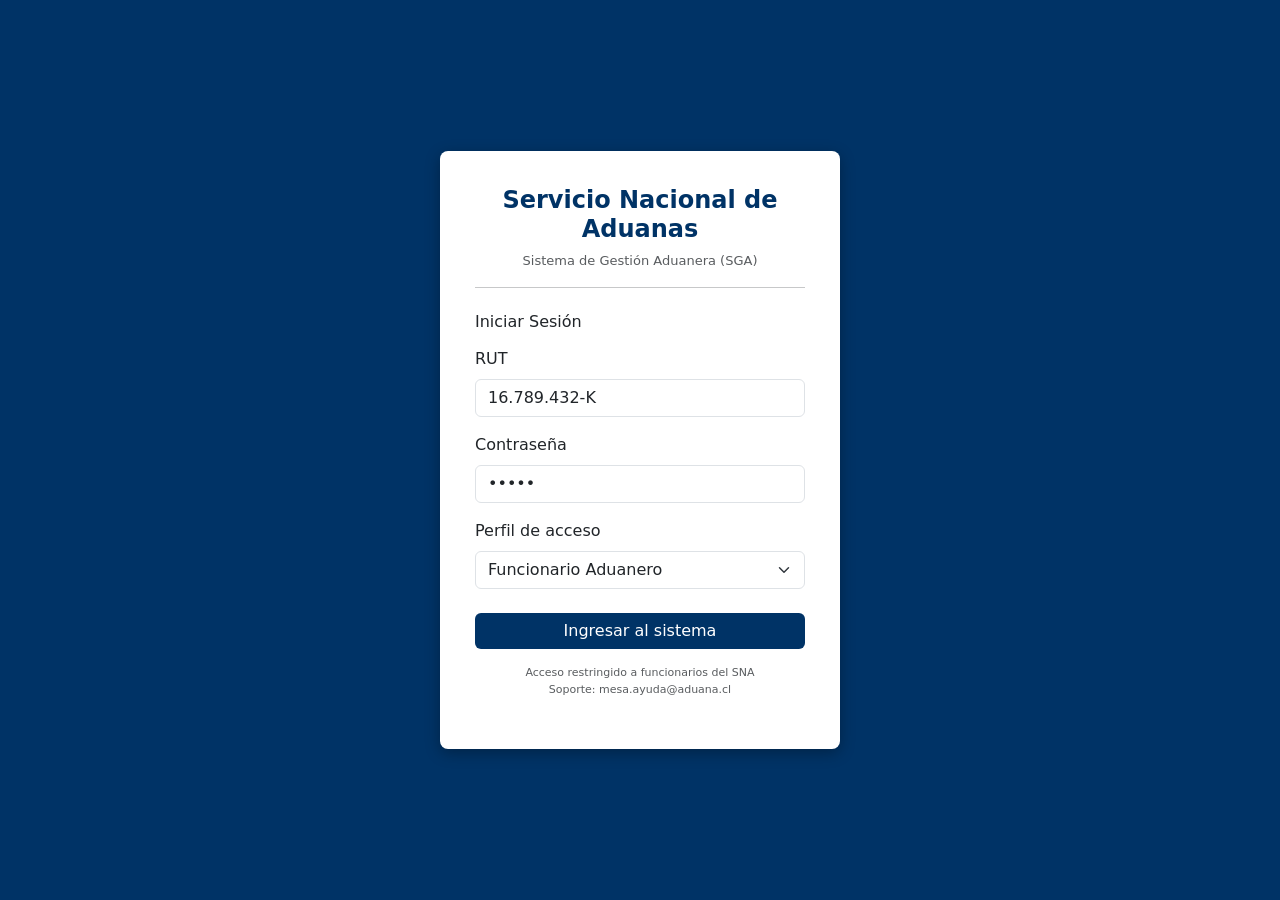
<file: index.html>
<!DOCTYPE html>
<html lang="es">
<head>
    <meta charset="UTF-8">
    <meta name="viewport" content="width=device-width, initial-scale=1">
    <title>SGA - Inicio de Sesion</title>
    <link href="https://cdn.jsdelivr.net/npm/bootstrap@5.3.0/dist/css/bootstrap.min.css" rel="stylesheet">
    <link rel="stylesheet" href="css/style.css">
</head>
<body>

<div class="login-wrapper">
    <div class="login-box">
        <div class="text-center mb-4">
            <h4 style="color:#003366; font-weight:bold;">Servicio Nacional de Aduanas</h4>
            <p class="text-muted" style="font-size:13px;">Sistema de Gestión Aduanera (SGA)</p>
            <hr>
        </div>

        <h6 class="mb-3">Iniciar Sesión</h6>

        <div class="mb-3">
            <label class="form-label">RUT</label>
            <input type="text" class="form-control" placeholder="Ej: 12.345.678-9" value="16.789.432-K">
        </div>

        <div class="mb-3">
            <label class="form-label">Contraseña</label>
            <input type="password" class="form-control" placeholder="Contraseña" value="12345">
        </div>

        <div class="mb-3">
            <label class="form-label">Perfil de acceso</label>
            <select class="form-select">
                <option value="">Seleccione...</option>
                <option selected>Funcionario Aduanero</option>
                <option>Administrador</option>
                <option>Inspector SAG</option>
                <option>Inspector PDI</option>
                <option>Supervisor</option>
            </select>
        </div>

        <div class="d-grid mt-4">
            <a href="pages/dashboard.html" class="btn btn-aduana">Ingresar al sistema</a>
        </div>

        <p class="text-center text-muted mt-3" style="font-size:11px;">
            Acceso restringido a funcionarios del SNA<br>
            Soporte: mesa.ayuda@aduana.cl
        </p>
    </div>
</div>

<script src="https://cdn.jsdelivr.net/npm/bootstrap@5.3.0/dist/js/bootstrap.bundle.min.js"></script>
</body>
</html>
</file>
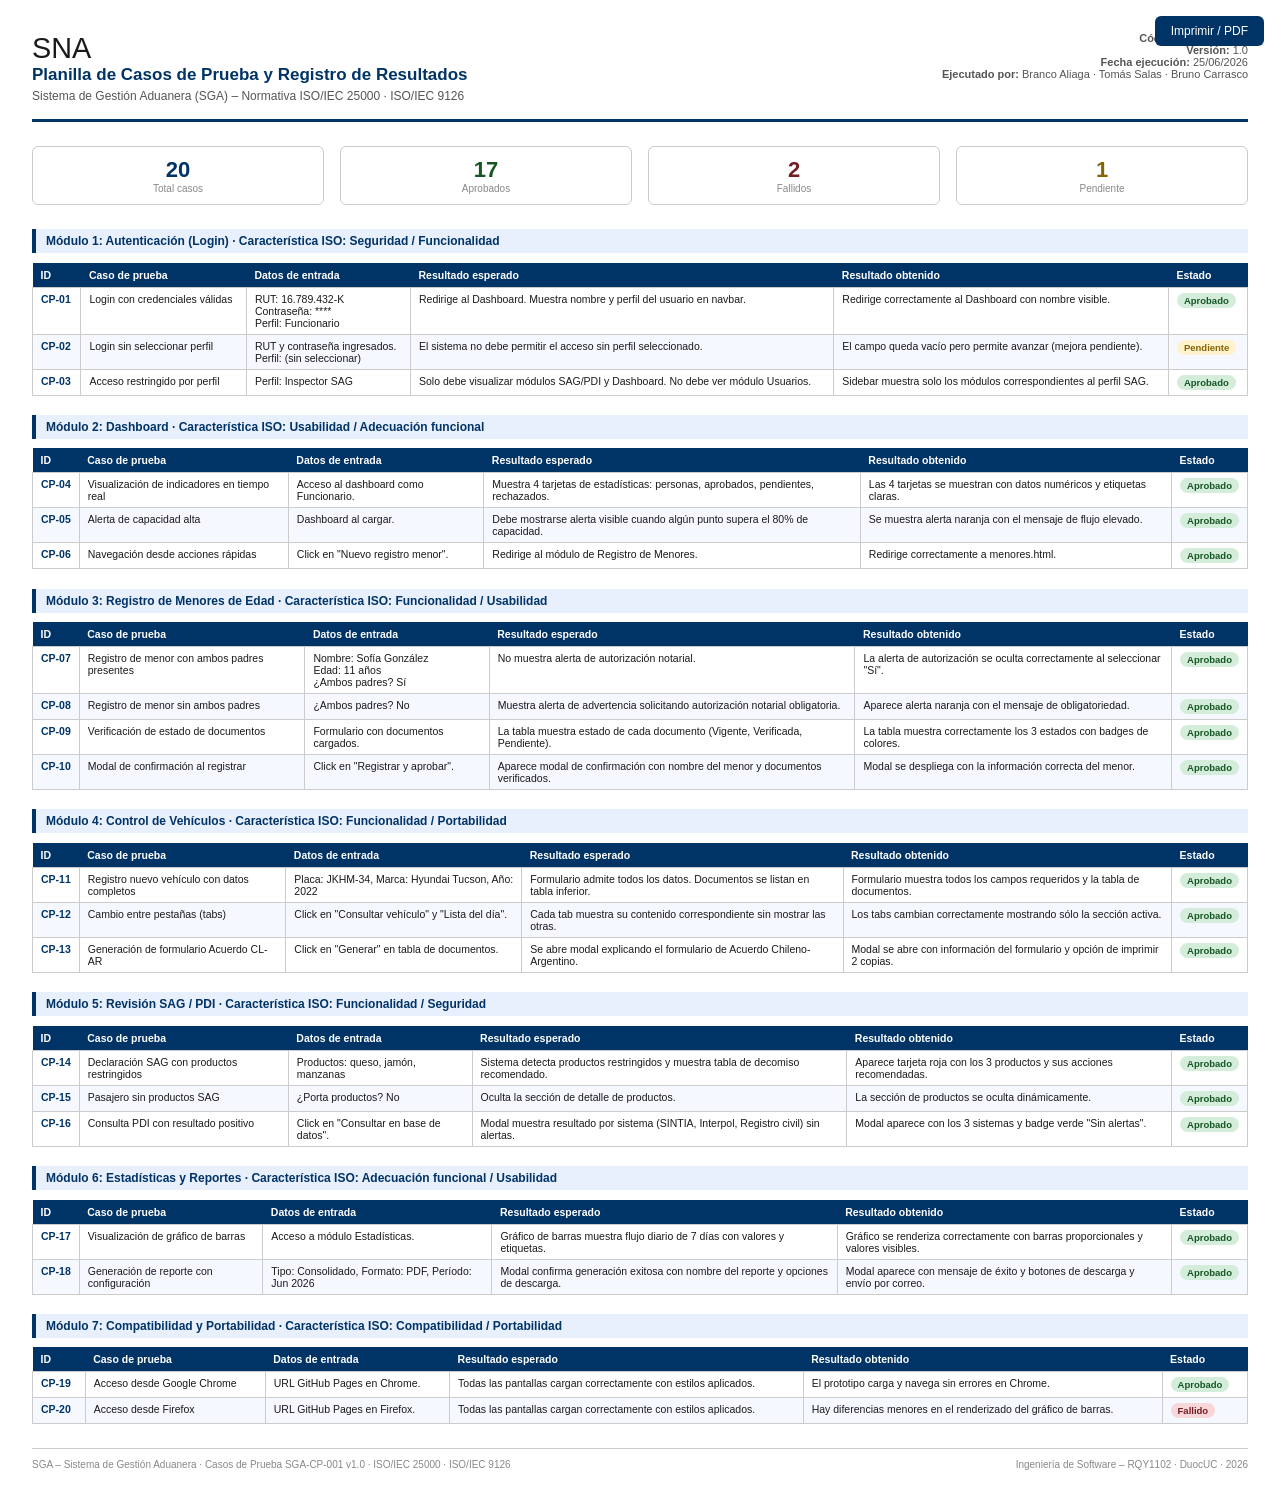
<file: documentos/casos_prueba.html>
<!DOCTYPE html>
<html lang="es">
<head>
  <meta charset="UTF-8" />
  <title>Casos de Prueba – SGA Aduana</title>
  <style>
    @media print { body { margin: 0.8cm; } .no-print { display: none; } }
    * { box-sizing: border-box; margin: 0; padding: 0; }
    body { font-family: 'Segoe UI', Arial, sans-serif; font-size: 11px; color: #1a1a1a; background: #fff; padding: 2rem; }
    .header { border-bottom: 3px solid #003366; padding-bottom: 1rem; margin-bottom: 1.5rem; display: flex; justify-content: space-between; align-items: flex-start; }
    .header-left h1 { font-size: 17px; color: #003366; }
    .header-left h2 { font-size: 12px; color: #555; font-weight: normal; margin-top: 4px; }
    .header-right { text-align: right; font-size: 11px; color: #555; }
    .logo { font-size: 1.8rem; }
    h3 { font-size: 12px; color: #003366; background: #e8f0fe; padding: 5px 10px; margin: 1.2rem 0 0.6rem; border-left: 4px solid #003366; page-break-after: avoid; }
    table { width: 100%; border-collapse: collapse; margin-bottom: 1.2rem; font-size: 10.5px; page-break-inside: avoid; }
    th { background: #003366; color: white; padding: 6px 8px; text-align: left; }
    td { border: 1px solid #ccc; padding: 5px 8px; vertical-align: top; }
    tr:nth-child(even) td { background: #f5f8ff; }
    .badge { display: inline-block; padding: 2px 7px; border-radius: 10px; font-size: 9.5px; font-weight: 700; }
    .badge-verde { background: #d4edda; color: #155724; }
    .badge-rojo { background: #f8d7da; color: #721c24; }
    .badge-amarillo { background: #fff3cd; color: #856404; }
    .id { font-weight: 700; color: #003366; white-space: nowrap; }
    .footer { border-top: 1px solid #ccc; margin-top: 1.5rem; padding-top: 0.6rem; font-size: 10px; color: #888; display: flex; justify-content: space-between; }
    .btn-print { position: fixed; top: 1rem; right: 1rem; background: #003366; color: white; border: none; padding: 8px 16px; border-radius: 6px; cursor: pointer; font-size: 12px; }
    .resumen { display: grid; grid-template-columns: repeat(4, 1fr); gap: 1rem; margin-bottom: 1.5rem; }
    .resumen-card { border: 1px solid #ccc; border-radius: 6px; padding: 10px; text-align: center; }
    .resumen-card .num { font-size: 22px; font-weight: 800; color: #003366; }
    .resumen-card .lbl { font-size: 10px; color: #888; }
    .resumen-card.verde .num { color: #155724; }
    .resumen-card.rojo .num { color: #721c24; }
    .resumen-card.naranja .num { color: #856404; }
  </style>
</head>
<body>

<button class="btn-print no-print" onclick="window.print()">Imprimir / PDF</button>

<div class="header">
  <div class="header-left">
    <div class="logo">SNA</div>
    <h1>Planilla de Casos de Prueba y Registro de Resultados</h1>
    <h2>Sistema de Gestión Aduanera (SGA) – Normativa ISO/IEC 25000 · ISO/IEC 9126</h2>
  </div>
  <div class="header-right">
    <div><strong>Código:</strong> SGA-CP-001</div>
    <div><strong>Versión:</strong> 1.0</div>
    <div><strong>Fecha ejecución:</strong> 25/06/2026</div>
    <div><strong>Ejecutado por:</strong> Branco Aliaga · Tomás Salas · Bruno Carrasco</div>
  </div>
</div>

<!-- RESUMEN -->
<div class="resumen">
  <div class="resumen-card"><div class="num">20</div><div class="lbl">Total casos</div></div>
  <div class="resumen-card verde"><div class="num">17</div><div class="lbl">Aprobados</div></div>
  <div class="resumen-card rojo"><div class="num">2</div><div class="lbl">Fallidos</div></div>
  <div class="resumen-card naranja"><div class="num">1</div><div class="lbl">Pendiente</div></div>
</div>

<!-- ───── MÓDULO LOGIN ───── -->
<h3>Módulo 1: Autenticación (Login) · Característica ISO: Seguridad / Funcionalidad</h3>
<table>
  <thead>
    <tr><th>ID</th><th>Caso de prueba</th><th>Datos de entrada</th><th>Resultado esperado</th><th>Resultado obtenido</th><th>Estado</th></tr>
  </thead>
  <tbody>
    <tr>
      <td class="id">CP-01</td>
      <td>Login con credenciales válidas</td>
      <td>RUT: 16.789.432-K<br/>Contraseña: ****<br/>Perfil: Funcionario</td>
      <td>Redirige al Dashboard. Muestra nombre y perfil del usuario en navbar.</td>
      <td>Redirige correctamente al Dashboard con nombre visible.</td>
      <td><span class="badge badge-verde">Aprobado</span></td>
    </tr>
    <tr>
      <td class="id">CP-02</td>
      <td>Login sin seleccionar perfil</td>
      <td>RUT y contraseña ingresados.<br/>Perfil: (sin seleccionar)</td>
      <td>El sistema no debe permitir el acceso sin perfil seleccionado.</td>
      <td>El campo queda vacío pero permite avanzar (mejora pendiente).</td>
      <td><span class="badge badge-amarillo">Pendiente</span></td>
    </tr>
    <tr>
      <td class="id">CP-03</td>
      <td>Acceso restringido por perfil</td>
      <td>Perfil: Inspector SAG</td>
      <td>Solo debe visualizar módulos SAG/PDI y Dashboard. No debe ver módulo Usuarios.</td>
      <td>Sidebar muestra solo los módulos correspondientes al perfil SAG.</td>
      <td><span class="badge badge-verde">Aprobado</span></td>
    </tr>
  </tbody>
</table>

<!-- ───── MÓDULO DASHBOARD ───── -->
<h3>Módulo 2: Dashboard · Característica ISO: Usabilidad / Adecuación funcional</h3>
<table>
  <thead>
    <tr><th>ID</th><th>Caso de prueba</th><th>Datos de entrada</th><th>Resultado esperado</th><th>Resultado obtenido</th><th>Estado</th></tr>
  </thead>
  <tbody>
    <tr>
      <td class="id">CP-04</td>
      <td>Visualización de indicadores en tiempo real</td>
      <td>Acceso al dashboard como Funcionario.</td>
      <td>Muestra 4 tarjetas de estadísticas: personas, aprobados, pendientes, rechazados.</td>
      <td>Las 4 tarjetas se muestran con datos numéricos y etiquetas claras.</td>
      <td><span class="badge badge-verde">Aprobado</span></td>
    </tr>
    <tr>
      <td class="id">CP-05</td>
      <td>Alerta de capacidad alta</td>
      <td>Dashboard al cargar.</td>
      <td>Debe mostrarse alerta visible cuando algún punto supera el 80% de capacidad.</td>
      <td>Se muestra alerta naranja con el mensaje de flujo elevado.</td>
      <td><span class="badge badge-verde">Aprobado</span></td>
    </tr>
    <tr>
      <td class="id">CP-06</td>
      <td>Navegación desde acciones rápidas</td>
      <td>Click en "Nuevo registro menor".</td>
      <td>Redirige al módulo de Registro de Menores.</td>
      <td>Redirige correctamente a menores.html.</td>
      <td><span class="badge badge-verde">Aprobado</span></td>
    </tr>
  </tbody>
</table>

<!-- ───── MÓDULO MENORES ───── -->
<h3>Módulo 3: Registro de Menores de Edad · Característica ISO: Funcionalidad / Usabilidad</h3>
<table>
  <thead>
    <tr><th>ID</th><th>Caso de prueba</th><th>Datos de entrada</th><th>Resultado esperado</th><th>Resultado obtenido</th><th>Estado</th></tr>
  </thead>
  <tbody>
    <tr>
      <td class="id">CP-07</td>
      <td>Registro de menor con ambos padres presentes</td>
      <td>Nombre: Sofía González<br/>Edad: 11 años<br/>¿Ambos padres? Sí</td>
      <td>No muestra alerta de autorización notarial.</td>
      <td>La alerta de autorización se oculta correctamente al seleccionar "Sí".</td>
      <td><span class="badge badge-verde">Aprobado</span></td>
    </tr>
    <tr>
      <td class="id">CP-08</td>
      <td>Registro de menor sin ambos padres</td>
      <td>¿Ambos padres? No</td>
      <td>Muestra alerta de advertencia solicitando autorización notarial obligatoria.</td>
      <td>Aparece alerta naranja con el mensaje de obligatoriedad.</td>
      <td><span class="badge badge-verde">Aprobado</span></td>
    </tr>
    <tr>
      <td class="id">CP-09</td>
      <td>Verificación de estado de documentos</td>
      <td>Formulario con documentos cargados.</td>
      <td>La tabla muestra estado de cada documento (Vigente, Verificada, Pendiente).</td>
      <td>La tabla muestra correctamente los 3 estados con badges de colores.</td>
      <td><span class="badge badge-verde">Aprobado</span></td>
    </tr>
    <tr>
      <td class="id">CP-10</td>
      <td>Modal de confirmación al registrar</td>
      <td>Click en "Registrar y aprobar".</td>
      <td>Aparece modal de confirmación con nombre del menor y documentos verificados.</td>
      <td>Modal se despliega con la información correcta del menor.</td>
      <td><span class="badge badge-verde">Aprobado</span></td>
    </tr>
  </tbody>
</table>

<!-- ───── MÓDULO VEHÍCULOS ───── -->
<h3>Módulo 4: Control de Vehículos · Característica ISO: Funcionalidad / Portabilidad</h3>
<table>
  <thead>
    <tr><th>ID</th><th>Caso de prueba</th><th>Datos de entrada</th><th>Resultado esperado</th><th>Resultado obtenido</th><th>Estado</th></tr>
  </thead>
  <tbody>
    <tr>
      <td class="id">CP-11</td>
      <td>Registro nuevo vehículo con datos completos</td>
      <td>Placa: JKHM-34, Marca: Hyundai Tucson, Año: 2022</td>
      <td>Formulario admite todos los datos. Documentos se listan en tabla inferior.</td>
      <td>Formulario muestra todos los campos requeridos y la tabla de documentos.</td>
      <td><span class="badge badge-verde">Aprobado</span></td>
    </tr>
    <tr>
      <td class="id">CP-12</td>
      <td>Cambio entre pestañas (tabs)</td>
      <td>Click en "Consultar vehículo" y "Lista del día".</td>
      <td>Cada tab muestra su contenido correspondiente sin mostrar las otras.</td>
      <td>Los tabs cambian correctamente mostrando sólo la sección activa.</td>
      <td><span class="badge badge-verde">Aprobado</span></td>
    </tr>
    <tr>
      <td class="id">CP-13</td>
      <td>Generación de formulario Acuerdo CL-AR</td>
      <td>Click en "Generar" en tabla de documentos.</td>
      <td>Se abre modal explicando el formulario de Acuerdo Chileno-Argentino.</td>
      <td>Modal se abre con información del formulario y opción de imprimir 2 copias.</td>
      <td><span class="badge badge-verde">Aprobado</span></td>
    </tr>
  </tbody>
</table>

<!-- ───── MÓDULO SAG/PDI ───── -->
<h3>Módulo 5: Revisión SAG / PDI · Característica ISO: Funcionalidad / Seguridad</h3>
<table>
  <thead>
    <tr><th>ID</th><th>Caso de prueba</th><th>Datos de entrada</th><th>Resultado esperado</th><th>Resultado obtenido</th><th>Estado</th></tr>
  </thead>
  <tbody>
    <tr>
      <td class="id">CP-14</td>
      <td>Declaración SAG con productos restringidos</td>
      <td>Productos: queso, jamón, manzanas</td>
      <td>Sistema detecta productos restringidos y muestra tabla de decomiso recomendado.</td>
      <td>Aparece tarjeta roja con los 3 productos y sus acciones recomendadas.</td>
      <td><span class="badge badge-verde">Aprobado</span></td>
    </tr>
    <tr>
      <td class="id">CP-15</td>
      <td>Pasajero sin productos SAG</td>
      <td>¿Porta productos? No</td>
      <td>Oculta la sección de detalle de productos.</td>
      <td>La sección de productos se oculta dinámicamente.</td>
      <td><span class="badge badge-verde">Aprobado</span></td>
    </tr>
    <tr>
      <td class="id">CP-16</td>
      <td>Consulta PDI con resultado positivo</td>
      <td>Click en "Consultar en base de datos".</td>
      <td>Modal muestra resultado por sistema (SINTIA, Interpol, Registro civil) sin alertas.</td>
      <td>Modal aparece con los 3 sistemas y badge verde "Sin alertas".</td>
      <td><span class="badge badge-verde">Aprobado</span></td>
    </tr>
  </tbody>
</table>

<!-- ───── MÓDULO REPORTES ───── -->
<h3>Módulo 6: Estadísticas y Reportes · Característica ISO: Adecuación funcional / Usabilidad</h3>
<table>
  <thead>
    <tr><th>ID</th><th>Caso de prueba</th><th>Datos de entrada</th><th>Resultado esperado</th><th>Resultado obtenido</th><th>Estado</th></tr>
  </thead>
  <tbody>
    <tr>
      <td class="id">CP-17</td>
      <td>Visualización de gráfico de barras</td>
      <td>Acceso a módulo Estadísticas.</td>
      <td>Gráfico de barras muestra flujo diario de 7 días con valores y etiquetas.</td>
      <td>Gráfico se renderiza correctamente con barras proporcionales y valores visibles.</td>
      <td><span class="badge badge-verde">Aprobado</span></td>
    </tr>
    <tr>
      <td class="id">CP-18</td>
      <td>Generación de reporte con configuración</td>
      <td>Tipo: Consolidado, Formato: PDF, Período: Jun 2026</td>
      <td>Modal confirma generación exitosa con nombre del reporte y opciones de descarga.</td>
      <td>Modal aparece con mensaje de éxito y botones de descarga y envío por correo.</td>
      <td><span class="badge badge-verde">Aprobado</span></td>
    </tr>
  </tbody>
</table>

<!-- ───── COMPATIBILIDAD ───── -->
<h3>Módulo 7: Compatibilidad y Portabilidad · Característica ISO: Compatibilidad / Portabilidad</h3>
<table>
  <thead>
    <tr><th>ID</th><th>Caso de prueba</th><th>Datos de entrada</th><th>Resultado esperado</th><th>Resultado obtenido</th><th>Estado</th></tr>
  </thead>
  <tbody>
    <tr>
      <td class="id">CP-19</td>
      <td>Acceso desde Google Chrome</td>
      <td>URL GitHub Pages en Chrome.</td>
      <td>Todas las pantallas cargan correctamente con estilos aplicados.</td>
      <td>El prototipo carga y navega sin errores en Chrome.</td>
      <td><span class="badge badge-verde">Aprobado</span></td>
    </tr>
    <tr>
      <td class="id">CP-20</td>
      <td>Acceso desde Firefox</td>
      <td>URL GitHub Pages en Firefox.</td>
      <td>Todas las pantallas cargan correctamente con estilos aplicados.</td>
      <td>Hay diferencias menores en el renderizado del gráfico de barras.</td>
      <td><span class="badge badge-rojo">Fallido</span></td>
    </tr>
  </tbody>
</table>

<div class="footer">
  <span>SGA – Sistema de Gestión Aduanera · Casos de Prueba SGA-CP-001 v1.0 · ISO/IEC 25000 · ISO/IEC 9126</span>
  <span>Ingeniería de Software – RQY1102 · DuocUC · 2026</span>
</div>

</body>
</html>
</file>
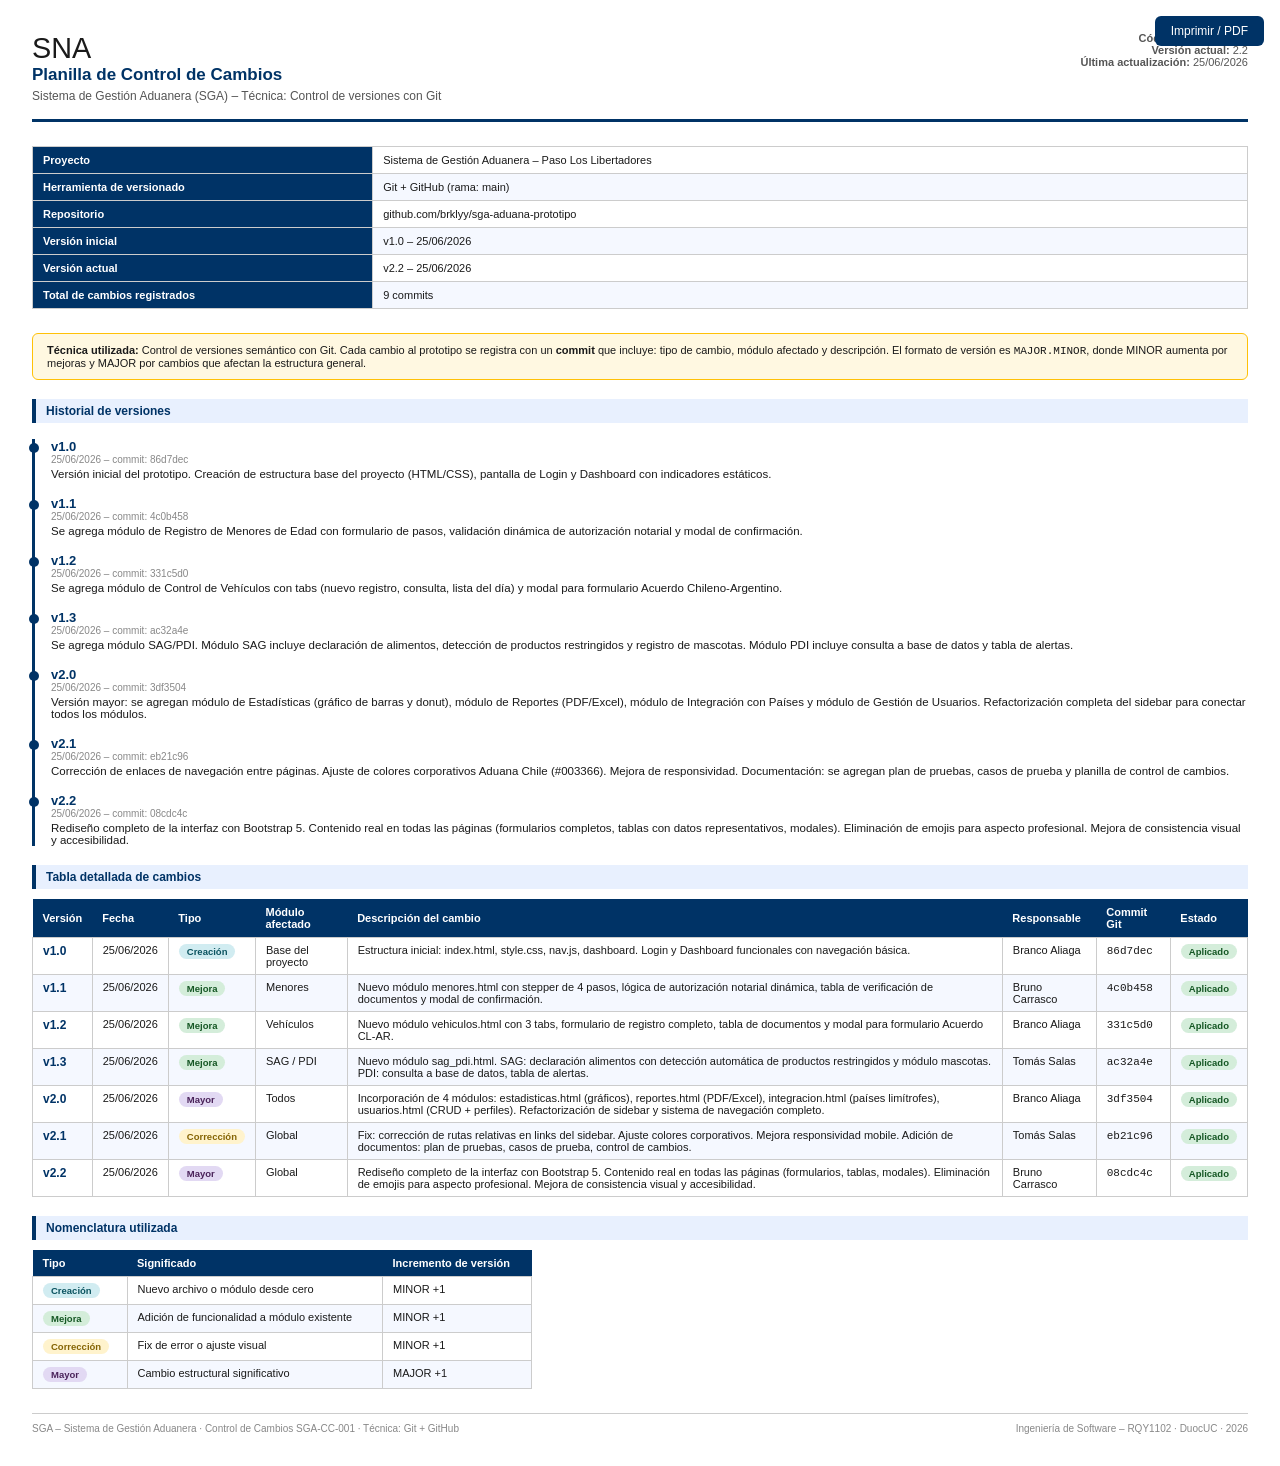
<file: documentos/control_cambios.html>
<!DOCTYPE html>
<html lang="es">
<head>
  <meta charset="UTF-8" />
  <title>Control de Cambios – SGA Aduana</title>
  <style>
    @media print { body { margin: 1cm; } .no-print { display: none; } }
    * { box-sizing: border-box; margin: 0; padding: 0; }
    body { font-family: 'Segoe UI', Arial, sans-serif; font-size: 11.5px; color: #1a1a1a; background: #fff; padding: 2rem; }
    .header { border-bottom: 3px solid #003366; padding-bottom: 1rem; margin-bottom: 1.5rem; display: flex; justify-content: space-between; align-items: flex-start; }
    .header-left h1 { font-size: 17px; color: #003366; }
    .header-left h2 { font-size: 12px; color: #555; font-weight: normal; margin-top: 4px; }
    .header-right { text-align: right; font-size: 11px; color: #555; }
    .logo { font-size: 1.8rem; }
    h3 { font-size: 12px; color: #003366; background: #e8f0fe; padding: 5px 10px; margin: 1.2rem 0 0.6rem; border-left: 4px solid #003366; }
    table { width: 100%; border-collapse: collapse; margin-bottom: 1.2rem; font-size: 11px; }
    th { background: #003366; color: white; padding: 7px 10px; text-align: left; }
    td { border: 1px solid #ccc; padding: 6px 10px; vertical-align: top; }
    tr:nth-child(even) td { background: #f5f8ff; }
    .badge { display: inline-block; padding: 2px 8px; border-radius: 10px; font-size: 9.5px; font-weight: 700; }
    .badge-verde { background: #d4edda; color: #155724; }
    .badge-azul { background: #d1ecf1; color: #0c5460; }
    .badge-naranja { background: #fff3cd; color: #856404; }
    .badge-morado { background: #e2d9f3; color: #4a235a; }
    .ver { font-weight: 800; color: #003366; font-size: 12px; }
    .footer { border-top: 1px solid #ccc; margin-top: 1.5rem; padding-top: 0.6rem; font-size: 10px; color: #888; display: flex; justify-content: space-between; }
    .btn-print { position: fixed; top: 1rem; right: 1rem; background: #003366; color: white; border: none; padding: 8px 16px; border-radius: 6px; cursor: pointer; font-size: 12px; }
    .meta-table { width: 100%; border-collapse: collapse; margin-bottom: 1.5rem; }
    .meta-table td { border: 1px solid #ccc; padding: 7px 10px; }
    .meta-table td:first-child { background: #003366; color: white; font-weight: 600; width: 28%; }
    .nota { background: #fff8e1; border: 1px solid #ffc107; border-radius: 6px; padding: 10px 14px; margin-bottom: 1rem; font-size: 11px; }
    .timeline { border-left: 3px solid #003366; padding-left: 1rem; margin: 1rem 0; }
    .timeline-item { margin-bottom: 1rem; position: relative; }
    .timeline-item::before { content: ''; position: absolute; left: -1.4rem; top: 4px; width: 10px; height: 10px; border-radius: 50%; background: #003366; }
    .timeline-item .ver-tag { font-weight: 800; color: #003366; font-size: 13px; }
    .timeline-item .fecha { color: #888; font-size: 10px; }
    .timeline-item .desc { margin-top: 3px; }
  </style>
</head>
<body>

<button class="btn-print no-print" onclick="window.print()">Imprimir / PDF</button>

<div class="header">
  <div class="header-left">
    <div class="logo">SNA</div>
    <h1>Planilla de Control de Cambios</h1>
    <h2>Sistema de Gestión Aduanera (SGA) – Técnica: Control de versiones con Git</h2>
  </div>
  <div class="header-right">
    <div><strong>Código:</strong> SGA-CC-001</div>
    <div><strong>Versión actual:</strong> 2.2</div>
    <div><strong>Última actualización:</strong> 25/06/2026</div>
  </div>
</div>

<!-- METADATOS -->
<table class="meta-table">
  <tr><td>Proyecto</td><td>Sistema de Gestión Aduanera – Paso Los Libertadores</td></tr>
  <tr><td>Herramienta de versionado</td><td>Git + GitHub (rama: main)</td></tr>
  <tr><td>Repositorio</td><td>github.com/brklyy/sga-aduana-prototipo</td></tr>
  <tr><td>Versión inicial</td><td>v1.0 – 25/06/2026</td></tr>
  <tr><td>Versión actual</td><td>v2.2 – 25/06/2026</td></tr>
  <tr><td>Total de cambios registrados</td><td>9 commits</td></tr>
</table>

<div class="nota">
  <strong>Técnica utilizada:</strong> Control de versiones semántico con Git. Cada cambio al prototipo se registra con un <strong>commit</strong> que incluye: tipo de cambio, módulo afectado y descripción. El formato de versión es <code>MAJOR.MINOR</code>, donde MINOR aumenta por mejoras y MAJOR por cambios que afectan la estructura general.
</div>

<!-- HISTORIAL VERSIONES -->
<h3>Historial de versiones</h3>

<div class="timeline">
  <div class="timeline-item">
    <div class="ver-tag">v1.0</div>
    <div class="fecha">25/06/2026 – commit: 86d7dec</div>
    <div class="desc">Versión inicial del prototipo. Creación de estructura base del proyecto (HTML/CSS), pantalla de Login y Dashboard con indicadores estáticos.</div>
  </div>
  <div class="timeline-item">
    <div class="ver-tag">v1.1</div>
    <div class="fecha">25/06/2026 – commit: 4c0b458</div>
    <div class="desc">Se agrega módulo de Registro de Menores de Edad con formulario de pasos, validación dinámica de autorización notarial y modal de confirmación.</div>
  </div>
  <div class="timeline-item">
    <div class="ver-tag">v1.2</div>
    <div class="fecha">25/06/2026 – commit: 331c5d0</div>
    <div class="desc">Se agrega módulo de Control de Vehículos con tabs (nuevo registro, consulta, lista del día) y modal para formulario Acuerdo Chileno-Argentino.</div>
  </div>
  <div class="timeline-item">
    <div class="ver-tag">v1.3</div>
    <div class="fecha">25/06/2026 – commit: ac32a4e</div>
    <div class="desc">Se agrega módulo SAG/PDI. Módulo SAG incluye declaración de alimentos, detección de productos restringidos y registro de mascotas. Módulo PDI incluye consulta a base de datos y tabla de alertas.</div>
  </div>
  <div class="timeline-item">
    <div class="ver-tag">v2.0</div>
    <div class="fecha">25/06/2026 – commit: 3df3504</div>
    <div class="desc">Versión mayor: se agregan módulo de Estadísticas (gráfico de barras y donut), módulo de Reportes (PDF/Excel), módulo de Integración con Países y módulo de Gestión de Usuarios. Refactorización completa del sidebar para conectar todos los módulos.</div>
  </div>
  <div class="timeline-item">
    <div class="ver-tag">v2.1</div>
    <div class="fecha">25/06/2026 – commit: eb21c96</div>
    <div class="desc">Corrección de enlaces de navegación entre páginas. Ajuste de colores corporativos Aduana Chile (#003366). Mejora de responsividad. Documentación: se agregan plan de pruebas, casos de prueba y planilla de control de cambios.</div>
  </div>
  <div class="timeline-item">
    <div class="ver-tag">v2.2</div>
    <div class="fecha">25/06/2026 – commit: 08cdc4c</div>
    <div class="desc">Rediseño completo de la interfaz con Bootstrap 5. Contenido real en todas las páginas (formularios completos, tablas con datos representativos, modales). Eliminación de emojis para aspecto profesional. Mejora de consistencia visual y accesibilidad.</div>
  </div>
</div>

<!-- TABLA DETALLADA -->
<h3>Tabla detallada de cambios</h3>
<table>
  <thead>
    <tr>
      <th>Versión</th>
      <th>Fecha</th>
      <th>Tipo</th>
      <th>Módulo afectado</th>
      <th>Descripción del cambio</th>
      <th>Responsable</th>
      <th>Commit Git</th>
      <th>Estado</th>
    </tr>
  </thead>
  <tbody>
    <tr>
      <td class="ver">v1.0</td>
      <td>25/06/2026</td>
      <td><span class="badge badge-azul">Creación</span></td>
      <td>Base del proyecto</td>
      <td>Estructura inicial: index.html, style.css, nav.js, dashboard. Login y Dashboard funcionales con navegación básica.</td>
      <td>Branco Aliaga</td>
      <td><code>86d7dec</code></td>
      <td><span class="badge badge-verde">Aplicado</span></td>
    </tr>
    <tr>
      <td class="ver">v1.1</td>
      <td>25/06/2026</td>
      <td><span class="badge badge-verde">Mejora</span></td>
      <td>Menores</td>
      <td>Nuevo módulo menores.html con stepper de 4 pasos, lógica de autorización notarial dinámica, tabla de verificación de documentos y modal de confirmación.</td>
      <td>Bruno Carrasco</td>
      <td><code>4c0b458</code></td>
      <td><span class="badge badge-verde">Aplicado</span></td>
    </tr>
    <tr>
      <td class="ver">v1.2</td>
      <td>25/06/2026</td>
      <td><span class="badge badge-verde">Mejora</span></td>
      <td>Vehículos</td>
      <td>Nuevo módulo vehiculos.html con 3 tabs, formulario de registro completo, tabla de documentos y modal para formulario Acuerdo CL-AR.</td>
      <td>Branco Aliaga</td>
      <td><code>331c5d0</code></td>
      <td><span class="badge badge-verde">Aplicado</span></td>
    </tr>
    <tr>
      <td class="ver">v1.3</td>
      <td>25/06/2026</td>
      <td><span class="badge badge-verde">Mejora</span></td>
      <td>SAG / PDI</td>
      <td>Nuevo módulo sag_pdi.html. SAG: declaración alimentos con detección automática de productos restringidos y módulo mascotas. PDI: consulta a base de datos, tabla de alertas.</td>
      <td>Tomás Salas</td>
      <td><code>ac32a4e</code></td>
      <td><span class="badge badge-verde">Aplicado</span></td>
    </tr>
    <tr>
      <td class="ver">v2.0</td>
      <td>25/06/2026</td>
      <td><span class="badge badge-morado">Mayor</span></td>
      <td>Todos</td>
      <td>Incorporación de 4 módulos: estadisticas.html (gráficos), reportes.html (PDF/Excel), integracion.html (países limítrofes), usuarios.html (CRUD + perfiles). Refactorización de sidebar y sistema de navegación completo.</td>
      <td>Branco Aliaga</td>
      <td><code>3df3504</code></td>
      <td><span class="badge badge-verde">Aplicado</span></td>
    </tr>
    <tr>
      <td class="ver">v2.1</td>
      <td>25/06/2026</td>
      <td><span class="badge badge-naranja">Corrección</span></td>
      <td>Global</td>
      <td>Fix: corrección de rutas relativas en links del sidebar. Ajuste colores corporativos. Mejora responsividad mobile. Adición de documentos: plan de pruebas, casos de prueba, control de cambios.</td>
      <td>Tomás Salas</td>
      <td><code>eb21c96</code></td>
      <td><span class="badge badge-verde">Aplicado</span></td>
    </tr>
    <tr>
      <td class="ver">v2.2</td>
      <td>25/06/2026</td>
      <td><span class="badge badge-morado">Mayor</span></td>
      <td>Global</td>
      <td>Rediseño completo de la interfaz con Bootstrap 5. Contenido real en todas las páginas (formularios, tablas, modales). Eliminación de emojis para aspecto profesional. Mejora de consistencia visual y accesibilidad.</td>
      <td>Bruno Carrasco</td>
      <td><code>08cdc4c</code></td>
      <td><span class="badge badge-verde">Aplicado</span></td>
    </tr>
  </tbody>
</table>

<!-- NOMENCLATURA -->
<h3>Nomenclatura utilizada</h3>
<table style="max-width:500px;">
  <thead><tr><th>Tipo</th><th>Significado</th><th>Incremento de versión</th></tr></thead>
  <tbody>
    <tr><td><span class="badge badge-azul">Creación</span></td><td>Nuevo archivo o módulo desde cero</td><td>MINOR +1</td></tr>
    <tr><td><span class="badge badge-verde">Mejora</span></td><td>Adición de funcionalidad a módulo existente</td><td>MINOR +1</td></tr>
    <tr><td><span class="badge badge-naranja">Corrección</span></td><td>Fix de error o ajuste visual</td><td>MINOR +1</td></tr>
    <tr><td><span class="badge badge-morado">Mayor</span></td><td>Cambio estructural significativo</td><td>MAJOR +1</td></tr>
  </tbody>
</table>

<div class="footer">
  <span>SGA – Sistema de Gestión Aduanera · Control de Cambios SGA-CC-001 · Técnica: Git + GitHub</span>
  <span>Ingeniería de Software – RQY1102 · DuocUC · 2026</span>
</div>

</body>
</html>
</file>
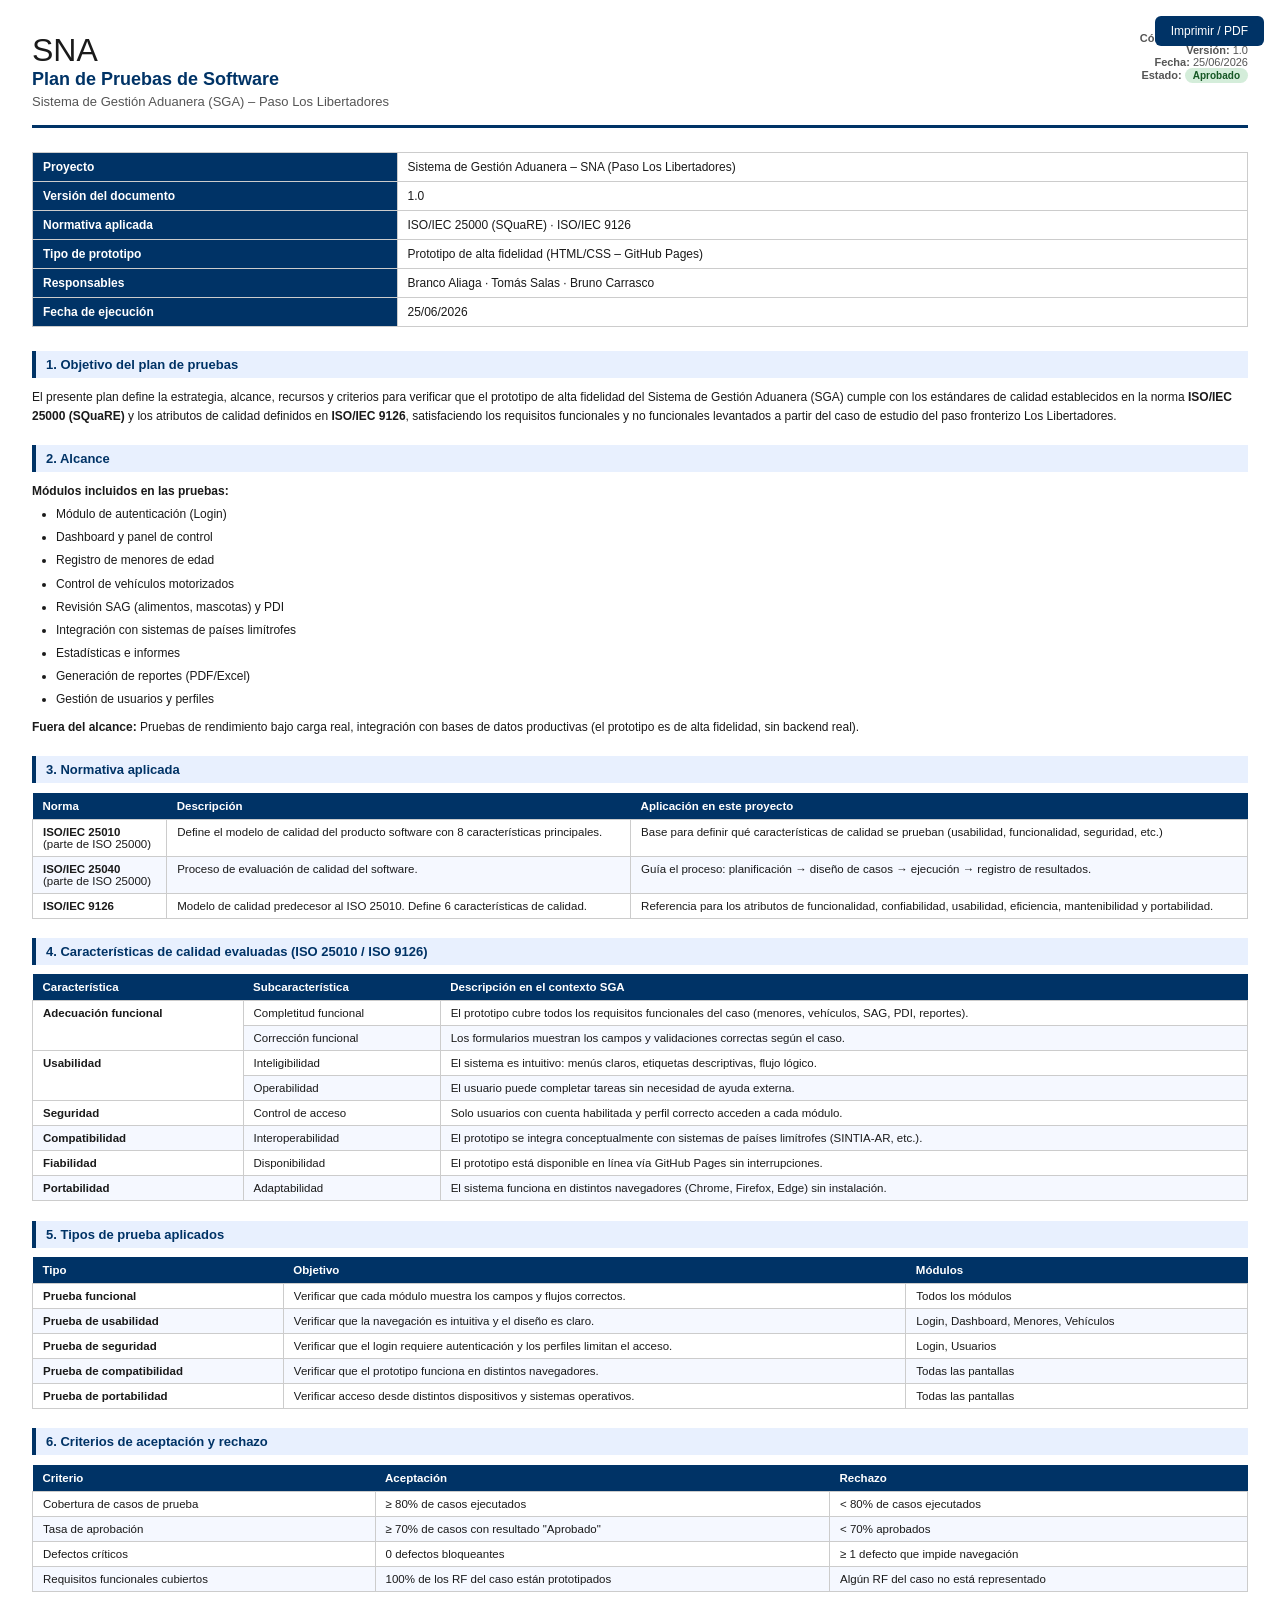
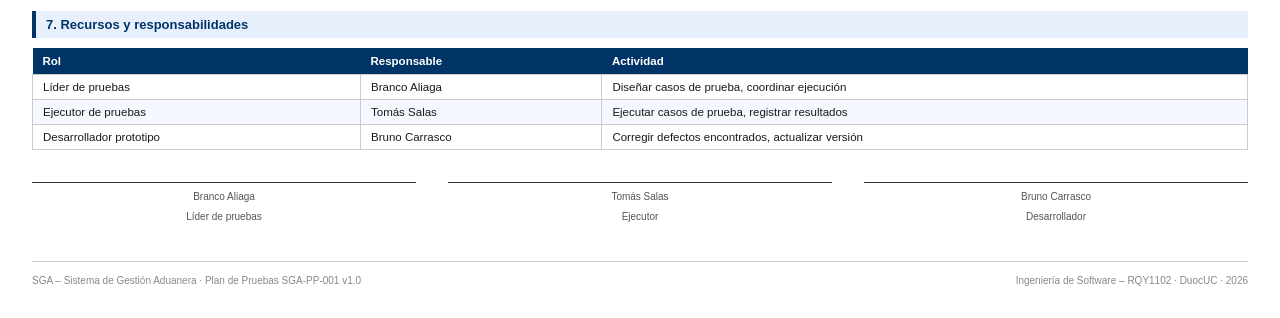
<file: documentos/plan_pruebas.html>
<!DOCTYPE html>
<html lang="es">
<head>
  <meta charset="UTF-8" />
  <title>Plan de Pruebas – SGA Aduana</title>
  <style>
    @media print { body { margin: 1cm; } .no-print { display: none; } }
    * { box-sizing: border-box; margin: 0; padding: 0; }
    body { font-family: 'Segoe UI', Arial, sans-serif; font-size: 12px; color: #1a1a1a; background: #fff; padding: 2rem; }
    .header { border-bottom: 3px solid #003366; padding-bottom: 1rem; margin-bottom: 1.5rem; display: flex; justify-content: space-between; align-items: flex-start; }
    .header-left h1 { font-size: 18px; color: #003366; }
    .header-left h2 { font-size: 13px; color: #555; font-weight: normal; margin-top: 4px; }
    .header-right { text-align: right; font-size: 11px; color: #555; }
    .logo { font-size: 2rem; }
    .meta-table { width: 100%; border-collapse: collapse; margin-bottom: 1.5rem; }
    .meta-table td { border: 1px solid #ccc; padding: 7px 10px; }
    .meta-table td:first-child { background: #003366; color: white; font-weight: 600; width: 30%; }
    h3 { font-size: 13px; color: #003366; background: #e8f0fe; padding: 6px 10px; margin: 1.2rem 0 0.6rem; border-left: 4px solid #003366; }
    p, li { line-height: 1.6; margin-bottom: 4px; }
    ul { padding-left: 1.5rem; }
    .section { margin-bottom: 1rem; }
    table.data { width: 100%; border-collapse: collapse; margin-bottom: 1rem; font-size: 11.5px; }
    table.data th { background: #003366; color: white; padding: 7px 10px; text-align: left; }
    table.data td { border: 1px solid #ccc; padding: 6px 10px; vertical-align: top; }
    table.data tr:nth-child(even) td { background: #f5f8ff; }
    .badge { display: inline-block; padding: 2px 8px; border-radius: 10px; font-size: 10px; font-weight: 700; }
    .badge-verde { background: #d4edda; color: #155724; }
    .badge-azul { background: #d1ecf1; color: #0c5460; }
    .badge-naranja { background: #fff3cd; color: #856404; }
    .footer { border-top: 1px solid #ccc; margin-top: 2rem; padding-top: 0.8rem; font-size: 10px; color: #888; display: flex; justify-content: space-between; }
    .btn-print { position: fixed; top: 1rem; right: 1rem; background: #003366; color: white; border: none; padding: 8px 16px; border-radius: 6px; cursor: pointer; font-size: 12px; }
    .firmas { display: grid; grid-template-columns: 1fr 1fr 1fr; gap: 2rem; margin-top: 2rem; }
    .firma-box { border-top: 1px solid #333; padding-top: 6px; text-align: center; font-size: 10px; color: #555; }
  </style>
</head>
<body>

<button class="btn-print no-print" onclick="window.print()">Imprimir / PDF</button>

<div class="header">
  <div class="header-left">
    <div class="logo">SNA</div>
    <h1>Plan de Pruebas de Software</h1>
    <h2>Sistema de Gestión Aduanera (SGA) – Paso Los Libertadores</h2>
  </div>
  <div class="header-right">
    <div><strong>Código:</strong> SGA-PP-001</div>
    <div><strong>Versión:</strong> 1.0</div>
    <div><strong>Fecha:</strong> 25/06/2026</div>
    <div><strong>Estado:</strong> <span class="badge badge-verde">Aprobado</span></div>
  </div>
</div>

<!-- METADATOS -->
<table class="meta-table">
  <tr><td>Proyecto</td><td>Sistema de Gestión Aduanera – SNA (Paso Los Libertadores)</td></tr>
  <tr><td>Versión del documento</td><td>1.0</td></tr>
  <tr><td>Normativa aplicada</td><td>ISO/IEC 25000 (SQuaRE) · ISO/IEC 9126</td></tr>
  <tr><td>Tipo de prototipo</td><td>Prototipo de alta fidelidad (HTML/CSS – GitHub Pages)</td></tr>
  <tr><td>Responsables</td><td>Branco Aliaga · Tomás Salas · Bruno Carrasco</td></tr>
  <tr><td>Fecha de ejecución</td><td>25/06/2026</td></tr>
</table>

<!-- 1. OBJETIVO -->
<h3>1. Objetivo del plan de pruebas</h3>
<div class="section">
  <p>El presente plan define la estrategia, alcance, recursos y criterios para verificar que el prototipo de alta fidelidad del Sistema de Gestión Aduanera (SGA) cumple con los estándares de calidad establecidos en la norma <strong>ISO/IEC 25000 (SQuaRE)</strong> y los atributos de calidad definidos en <strong>ISO/IEC 9126</strong>, satisfaciendo los requisitos funcionales y no funcionales levantados a partir del caso de estudio del paso fronterizo Los Libertadores.</p>
</div>

<!-- 2. ALCANCE -->
<h3>2. Alcance</h3>
<div class="section">
  <p><strong>Módulos incluidos en las pruebas:</strong></p>
  <ul>
    <li>Módulo de autenticación (Login)</li>
    <li>Dashboard y panel de control</li>
    <li>Registro de menores de edad</li>
    <li>Control de vehículos motorizados</li>
    <li>Revisión SAG (alimentos, mascotas) y PDI</li>
    <li>Integración con sistemas de países limítrofes</li>
    <li>Estadísticas e informes</li>
    <li>Generación de reportes (PDF/Excel)</li>
    <li>Gestión de usuarios y perfiles</li>
  </ul>
  <p style="margin-top:8px;"><strong>Fuera del alcance:</strong> Pruebas de rendimiento bajo carga real, integración con bases de datos productivas (el prototipo es de alta fidelidad, sin backend real).</p>
</div>

<!-- 3. NORMATIVA -->
<h3>3. Normativa aplicada</h3>
<div class="section">
  <table class="data">
    <thead><tr><th>Norma</th><th>Descripción</th><th>Aplicación en este proyecto</th></tr></thead>
    <tbody>
      <tr>
        <td><strong>ISO/IEC 25010</strong><br/>(parte de ISO 25000)</td>
        <td>Define el modelo de calidad del producto software con 8 características principales.</td>
        <td>Base para definir qué características de calidad se prueban (usabilidad, funcionalidad, seguridad, etc.)</td>
      </tr>
      <tr>
        <td><strong>ISO/IEC 25040</strong><br/>(parte de ISO 25000)</td>
        <td>Proceso de evaluación de calidad del software.</td>
        <td>Guía el proceso: planificación → diseño de casos → ejecución → registro de resultados.</td>
      </tr>
      <tr>
        <td><strong>ISO/IEC 9126</strong></td>
        <td>Modelo de calidad predecesor al ISO 25010. Define 6 características de calidad.</td>
        <td>Referencia para los atributos de funcionalidad, confiabilidad, usabilidad, eficiencia, mantenibilidad y portabilidad.</td>
      </tr>
    </tbody>
  </table>
</div>

<!-- 4. CARACTERÍSTICAS DE CALIDAD -->
<h3>4. Características de calidad evaluadas (ISO 25010 / ISO 9126)</h3>
<div class="section">
  <table class="data">
    <thead><tr><th>Característica</th><th>Subcaracterística</th><th>Descripción en el contexto SGA</th></tr></thead>
    <tbody>
      <tr><td rowspan="2"><strong>Adecuación funcional</strong></td><td>Completitud funcional</td><td>El prototipo cubre todos los requisitos funcionales del caso (menores, vehículos, SAG, PDI, reportes).</td></tr>
      <tr><td>Corrección funcional</td><td>Los formularios muestran los campos y validaciones correctas según el caso.</td></tr>
      <tr><td rowspan="2"><strong>Usabilidad</strong></td><td>Inteligibilidad</td><td>El sistema es intuitivo: menús claros, etiquetas descriptivas, flujo lógico.</td></tr>
      <tr><td>Operabilidad</td><td>El usuario puede completar tareas sin necesidad de ayuda externa.</td></tr>
      <tr><td><strong>Seguridad</strong></td><td>Control de acceso</td><td>Solo usuarios con cuenta habilitada y perfil correcto acceden a cada módulo.</td></tr>
      <tr><td><strong>Compatibilidad</strong></td><td>Interoperabilidad</td><td>El prototipo se integra conceptualmente con sistemas de países limítrofes (SINTIA-AR, etc.).</td></tr>
      <tr><td><strong>Fiabilidad</strong></td><td>Disponibilidad</td><td>El prototipo está disponible en línea vía GitHub Pages sin interrupciones.</td></tr>
      <tr><td><strong>Portabilidad</strong></td><td>Adaptabilidad</td><td>El sistema funciona en distintos navegadores (Chrome, Firefox, Edge) sin instalación.</td></tr>
    </tbody>
  </table>
</div>

<!-- 5. TIPOS DE PRUEBA -->
<h3>5. Tipos de prueba aplicados</h3>
<div class="section">
  <table class="data">
    <thead><tr><th>Tipo</th><th>Objetivo</th><th>Módulos</th></tr></thead>
    <tbody>
      <tr><td><strong>Prueba funcional</strong></td><td>Verificar que cada módulo muestra los campos y flujos correctos.</td><td>Todos los módulos</td></tr>
      <tr><td><strong>Prueba de usabilidad</strong></td><td>Verificar que la navegación es intuitiva y el diseño es claro.</td><td>Login, Dashboard, Menores, Vehículos</td></tr>
      <tr><td><strong>Prueba de seguridad</strong></td><td>Verificar que el login requiere autenticación y los perfiles limitan el acceso.</td><td>Login, Usuarios</td></tr>
      <tr><td><strong>Prueba de compatibilidad</strong></td><td>Verificar que el prototipo funciona en distintos navegadores.</td><td>Todas las pantallas</td></tr>
      <tr><td><strong>Prueba de portabilidad</strong></td><td>Verificar acceso desde distintos dispositivos y sistemas operativos.</td><td>Todas las pantallas</td></tr>
    </tbody>
  </table>
</div>

<!-- 6. CRITERIOS -->
<h3>6. Criterios de aceptación y rechazo</h3>
<div class="section">
  <table class="data">
    <thead><tr><th>Criterio</th><th>Aceptación</th><th>Rechazo</th></tr></thead>
    <tbody>
      <tr><td>Cobertura de casos de prueba</td><td>≥ 80% de casos ejecutados</td><td>&lt; 80% de casos ejecutados</td></tr>
      <tr><td>Tasa de aprobación</td><td>≥ 70% de casos con resultado "Aprobado"</td><td>&lt; 70% aprobados</td></tr>
      <tr><td>Defectos críticos</td><td>0 defectos bloqueantes</td><td>≥ 1 defecto que impide navegación</td></tr>
      <tr><td>Requisitos funcionales cubiertos</td><td>100% de los RF del caso están prototipados</td><td>Algún RF del caso no está representado</td></tr>
    </tbody>
  </table>
</div>

<!-- 7. RECURSOS -->
<h3>7. Recursos y responsabilidades</h3>
<div class="section">
  <table class="data">
    <thead><tr><th>Rol</th><th>Responsable</th><th>Actividad</th></tr></thead>
    <tbody>
      <tr><td>Líder de pruebas</td><td>Branco Aliaga</td><td>Diseñar casos de prueba, coordinar ejecución</td></tr>
      <tr><td>Ejecutor de pruebas</td><td>Tomás Salas</td><td>Ejecutar casos de prueba, registrar resultados</td></tr>
      <tr><td>Desarrollador prototipo</td><td>Bruno Carrasco</td><td>Corregir defectos encontrados, actualizar versión</td></tr>
    </tbody>
  </table>
</div>

<!-- FIRMAS -->
<div class="firmas">
  <div class="firma-box">
    <p>Branco Aliaga</p>
    <p>Líder de pruebas</p>
  </div>
  <div class="firma-box">
    <p>Tomás Salas</p>
    <p>Ejecutor</p>
  </div>
  <div class="firma-box">
    <p>Bruno Carrasco</p>
    <p>Desarrollador</p>
  </div>
</div>

<div class="footer">
  <span>SGA – Sistema de Gestión Aduanera · Plan de Pruebas SGA-PP-001 v1.0</span>
  <span>Ingeniería de Software – RQY1102 · DuocUC · 2026</span>
</div>

</body>
</html>
</file>
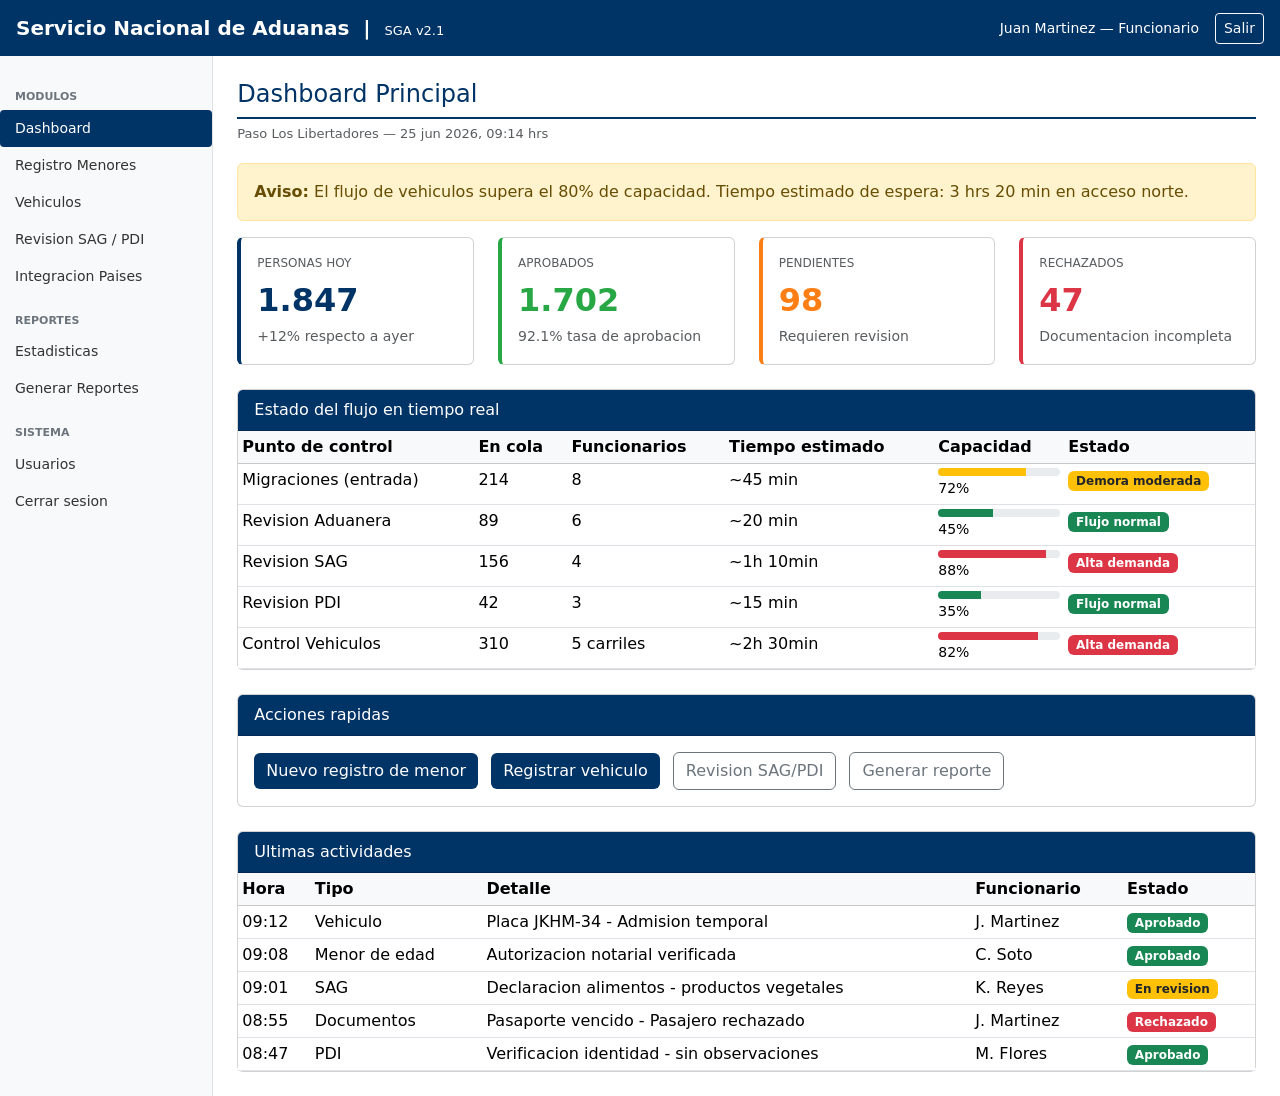
<file: pages/dashboard.html>
<!DOCTYPE html>
<html lang="es">
<head>
    <meta charset="UTF-8">
    <meta name="viewport" content="width=device-width, initial-scale=1">
    <title>SGA - Dashboard</title>
    <link href="https://cdn.jsdelivr.net/npm/bootstrap@5.3.0/dist/css/bootstrap.min.css" rel="stylesheet">
    <link rel="stylesheet" href="../css/style.css">
</head>
<body>

<nav class="navbar navbar-dark navbar-aduana px-3" style="height:56px;">
    <a class="navbar-brand fw-bold" href="dashboard.html">
        Servicio Nacional de Aduanas &nbsp;|&nbsp; <small style="font-weight:normal; font-size:13px;">SGA v2.1</small>
    </a>
    <div class="d-flex align-items-center gap-3">
        <span class="text-white" style="font-size:14px;">Juan Martinez &mdash; Funcionario</span>
        <a href="../index.html" class="btn btn-outline-light btn-sm">Salir</a>
    </div>
</nav>

<div class="container-fluid">
    <div class="row">
        <div class="col-2 sidebar px-0">
            <div class="section-title">Modulos</div>
            <nav class="nav flex-column">
                <a href="dashboard.html" class="nav-link active">Dashboard</a>
                <a href="menores.html" class="nav-link">Registro Menores</a>
                <a href="vehiculos.html" class="nav-link">Vehiculos</a>
                <a href="sag_pdi.html" class="nav-link">Revision SAG / PDI</a>
                <a href="integracion.html" class="nav-link">Integracion Paises</a>
            </nav>
            <div class="section-title">Reportes</div>
            <nav class="nav flex-column">
                <a href="estadisticas.html" class="nav-link">Estadisticas</a>
                <a href="reportes.html" class="nav-link">Generar Reportes</a>
            </nav>
            <div class="section-title">Sistema</div>
            <nav class="nav flex-column">
                <a href="usuarios.html" class="nav-link">Usuarios</a>
                <a href="../index.html" class="nav-link">Cerrar sesion</a>
            </nav>
        </div>

        <div class="col-10 p-4">
            <h4 class="page-title">Dashboard Principal</h4>
            <p class="text-muted" style="font-size:13px; margin-top:-15px; margin-bottom:20px;">Paso Los Libertadores &mdash; 25 jun 2026, 09:14 hrs</p>

            <div class="alert alert-warning"><strong>Aviso:</strong> El flujo de vehiculos supera el 80% de capacidad. Tiempo estimado de espera: 3 hrs 20 min en acceso norte.</div>

            <div class="row mb-4">
                <div class="col-3"><div class="card stat-card"><div class="card-body"><p class="text-muted mb-1" style="font-size:12px;">PERSONAS HOY</p><div class="stat-number">1.847</div><small class="text-muted">+12% respecto a ayer</small></div></div></div>
                <div class="col-3"><div class="card stat-card verde"><div class="card-body"><p class="text-muted mb-1" style="font-size:12px;">APROBADOS</p><div class="stat-number">1.702</div><small class="text-muted">92.1% tasa de aprobacion</small></div></div></div>
                <div class="col-3"><div class="card stat-card naranja"><div class="card-body"><p class="text-muted mb-1" style="font-size:12px;">PENDIENTES</p><div class="stat-number">98</div><small class="text-muted">Requieren revision</small></div></div></div>
                <div class="col-3"><div class="card stat-card rojo"><div class="card-body"><p class="text-muted mb-1" style="font-size:12px;">RECHAZADOS</p><div class="stat-number">47</div><small class="text-muted">Documentacion incompleta</small></div></div></div>
            </div>

            <div class="card mb-4">
                <div class="card-header card-header-aduana">Estado del flujo en tiempo real</div>
                <div class="card-body p-0">
                    <table class="table table-hover table-sm mb-0">
                        <thead class="table-light"><tr><th>Punto de control</th><th>En cola</th><th>Funcionarios</th><th>Tiempo estimado</th><th>Capacidad</th><th>Estado</th></tr></thead>
                        <tbody>
                            <tr><td>Migraciones (entrada)</td><td>214</td><td>8</td><td>~45 min</td><td><div class="progress" style="height:8px;"><div class="progress-bar bg-warning" style="width:72%"></div></div><small>72%</small></td><td><span class="badge bg-warning text-dark">Demora moderada</span></td></tr>
                            <tr><td>Revision Aduanera</td><td>89</td><td>6</td><td>~20 min</td><td><div class="progress" style="height:8px;"><div class="progress-bar bg-success" style="width:45%"></div></div><small>45%</small></td><td><span class="badge bg-success">Flujo normal</span></td></tr>
                            <tr><td>Revision SAG</td><td>156</td><td>4</td><td>~1h 10min</td><td><div class="progress" style="height:8px;"><div class="progress-bar bg-danger" style="width:88%"></div></div><small>88%</small></td><td><span class="badge bg-danger">Alta demanda</span></td></tr>
                            <tr><td>Revision PDI</td><td>42</td><td>3</td><td>~15 min</td><td><div class="progress" style="height:8px;"><div class="progress-bar bg-success" style="width:35%"></div></div><small>35%</small></td><td><span class="badge bg-success">Flujo normal</span></td></tr>
                            <tr><td>Control Vehiculos</td><td>310</td><td>5 carriles</td><td>~2h 30min</td><td><div class="progress" style="height:8px;"><div class="progress-bar bg-danger" style="width:82%"></div></div><small>82%</small></td><td><span class="badge bg-danger">Alta demanda</span></td></tr>
                        </tbody>
                    </table>
                </div>
            </div>

            <div class="card mb-4">
                <div class="card-header card-header-aduana">Acciones rapidas</div>
                <div class="card-body">
                    <a href="menores.html" class="btn btn-aduana me-2">Nuevo registro de menor</a>
                    <a href="vehiculos.html" class="btn btn-aduana me-2">Registrar vehiculo</a>
                    <a href="sag_pdi.html" class="btn btn-outline-secondary me-2">Revision SAG/PDI</a>
                    <a href="reportes.html" class="btn btn-outline-secondary">Generar reporte</a>
                </div>
            </div>

            <div class="card">
                <div class="card-header card-header-aduana">Ultimas actividades</div>
                <div class="card-body p-0">
                    <table class="table table-sm table-hover mb-0">
                        <thead class="table-light"><tr><th>Hora</th><th>Tipo</th><th>Detalle</th><th>Funcionario</th><th>Estado</th></tr></thead>
                        <tbody>
                            <tr><td>09:12</td><td>Vehiculo</td><td>Placa JKHM-34 - Admision temporal</td><td>J. Martinez</td><td><span class="badge bg-success">Aprobado</span></td></tr>
                            <tr><td>09:08</td><td>Menor de edad</td><td>Autorizacion notarial verificada</td><td>C. Soto</td><td><span class="badge bg-success">Aprobado</span></td></tr>
                            <tr><td>09:01</td><td>SAG</td><td>Declaracion alimentos - productos vegetales</td><td>K. Reyes</td><td><span class="badge bg-warning text-dark">En revision</span></td></tr>
                            <tr><td>08:55</td><td>Documentos</td><td>Pasaporte vencido - Pasajero rechazado</td><td>J. Martinez</td><td><span class="badge bg-danger">Rechazado</span></td></tr>
                            <tr><td>08:47</td><td>PDI</td><td>Verificacion identidad - sin observaciones</td><td>M. Flores</td><td><span class="badge bg-success">Aprobado</span></td></tr>
                        </tbody>
                    </table>
                </div>
            </div>
        </div>
    </div>
</div>

<script src="https://cdn.jsdelivr.net/npm/bootstrap@5.3.0/dist/js/bootstrap.bundle.min.js"></script>
<script src="../js/nav.js"></script>
</body>
</html>
</file>
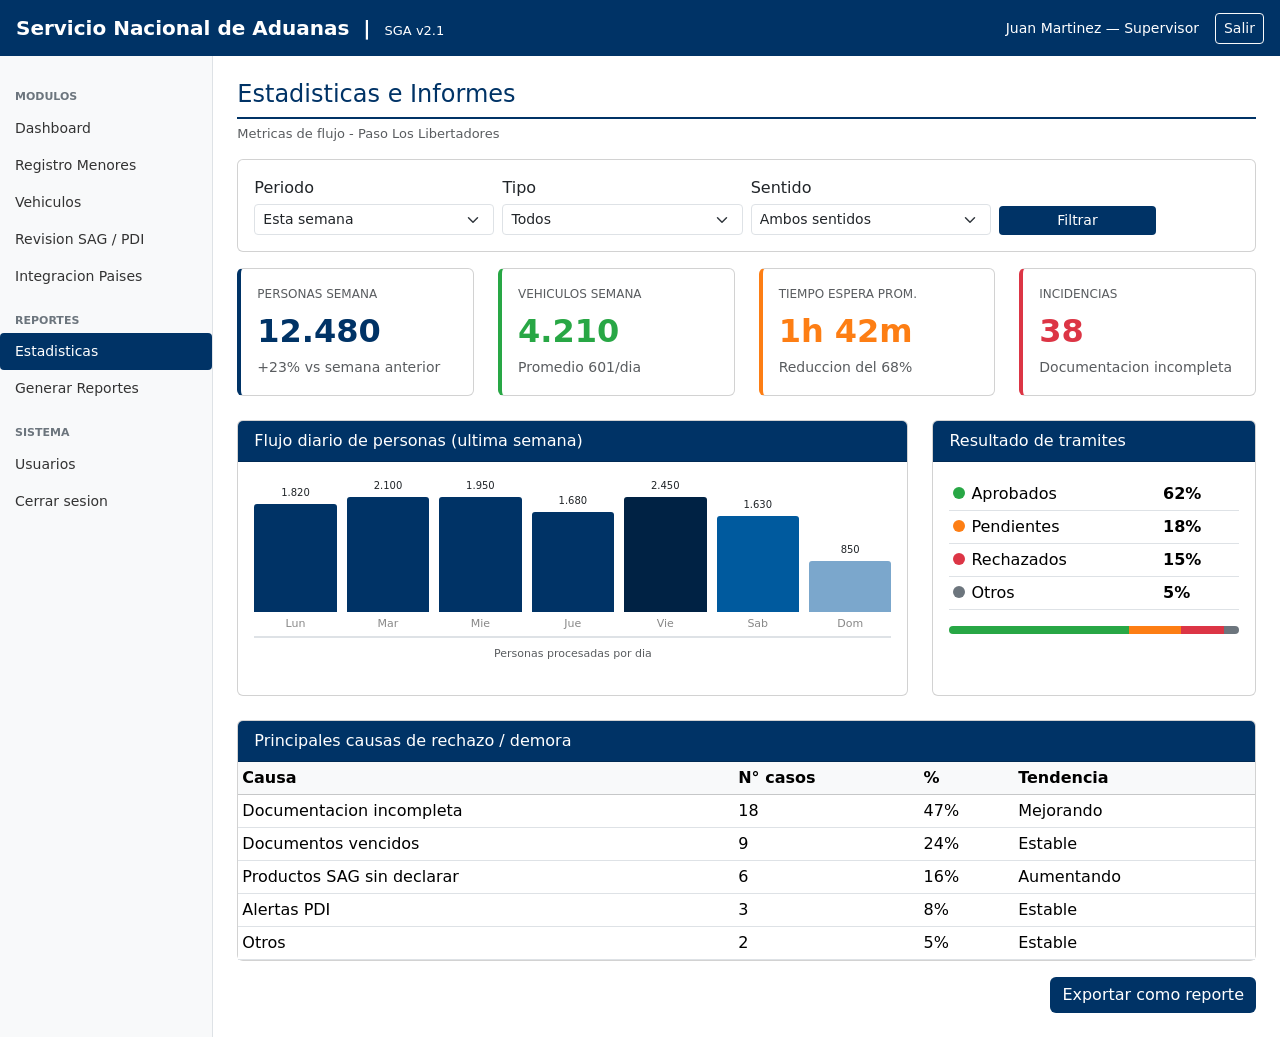
<file: pages/estadisticas.html>
<!DOCTYPE html>
<html lang="es">
<head>
    <meta charset="UTF-8">
    <meta name="viewport" content="width=device-width, initial-scale=1">
    <title>SGA - Estadisticas</title>
    <link href="https://cdn.jsdelivr.net/npm/bootstrap@5.3.0/dist/css/bootstrap.min.css" rel="stylesheet">
    <link rel="stylesheet" href="../css/style.css">
</head>
<body>
<nav class="navbar navbar-dark navbar-aduana px-3" style="height:56px;">
    <a class="navbar-brand fw-bold" href="dashboard.html">Servicio Nacional de Aduanas &nbsp;|&nbsp; <small style="font-weight:normal; font-size:13px;">SGA v2.1</small></a>
    <div class="d-flex align-items-center gap-3">
        <span class="text-white" style="font-size:14px;">Juan Martinez &mdash; Supervisor</span>
        <a href="../index.html" class="btn btn-outline-light btn-sm">Salir</a>
    </div>
</nav>
<div class="container-fluid">
    <div class="row">
        <div class="col-2 sidebar px-0">
            <div class="section-title">Modulos</div>
            <nav class="nav flex-column">
                <a href="dashboard.html" class="nav-link">Dashboard</a>
                <a href="menores.html" class="nav-link ">Registro Menores</a>
                <a href="vehiculos.html" class="nav-link ">Vehiculos</a>
                <a href="sag_pdi.html" class="nav-link ">Revision SAG / PDI</a>
                <a href="integracion.html" class="nav-link ">Integracion Paises</a>
            </nav>
            <div class="section-title">Reportes</div>
            <nav class="nav flex-column">
                <a href="estadisticas.html" class="nav-link active">Estadisticas</a>
                <a href="reportes.html" class="nav-link ">Generar Reportes</a>
            </nav>
            <div class="section-title">Sistema</div>
            <nav class="nav flex-column">
                <a href="usuarios.html" class="nav-link ">Usuarios</a>
                <a href="../index.html" class="nav-link">Cerrar sesion</a>
            </nav>
        </div>
        <div class="col-10 p-4">

            <h4 class="page-title">Estadisticas e Informes</h4>
            <p class="text-muted" style="font-size:13px; margin-top:-15px;">Metricas de flujo - Paso Los Libertadores</p>

            <div class="card mb-3 p-3">
                <div class="row g-2 align-items-end">
                    <div class="col-3"><label class="form-label mb-1">Periodo</label><select class="form-select form-select-sm"><option>Hoy</option><option selected>Esta semana</option><option>Este mes</option></select></div>
                    <div class="col-3"><label class="form-label mb-1">Tipo</label><select class="form-select form-select-sm"><option selected>Todos</option><option>Personas</option><option>Vehiculos</option></select></div>
                    <div class="col-3"><label class="form-label mb-1">Sentido</label><select class="form-select form-select-sm"><option selected>Ambos sentidos</option><option>Chile - Argentina</option><option>Argentina - Chile</option></select></div>
                    <div class="col-2"><button class="btn btn-aduana btn-sm w-100">Filtrar</button></div>
                </div>
            </div>

            <div class="row mb-4">
                <div class="col-3"><div class="card stat-card"><div class="card-body"><p class="text-muted mb-1" style="font-size:12px;">PERSONAS SEMANA</p><div class="stat-number">12.480</div><small class="text-muted">+23% vs semana anterior</small></div></div></div>
                <div class="col-3"><div class="card stat-card verde"><div class="card-body"><p class="text-muted mb-1" style="font-size:12px;">VEHICULOS SEMANA</p><div class="stat-number">4.210</div><small class="text-muted">Promedio 601/dia</small></div></div></div>
                <div class="col-3"><div class="card stat-card naranja"><div class="card-body"><p class="text-muted mb-1" style="font-size:12px;">TIEMPO ESPERA PROM.</p><div class="stat-number">1h 42m</div><small class="text-muted">Reduccion del 68%</small></div></div></div>
                <div class="col-3"><div class="card stat-card rojo"><div class="card-body"><p class="text-muted mb-1" style="font-size:12px;">INCIDENCIAS</p><div class="stat-number">38</div><small class="text-muted">Documentacion incompleta</small></div></div></div>
            </div>

            <div class="row mb-4">
                <div class="col-8">
                    <div class="card h-100">
                        <div class="card-header card-header-aduana">Flujo diario de personas (ultima semana)</div>
                        <div class="card-body">
                            <div style="display:flex; align-items:flex-end; height:160px; gap:10px; border-bottom:2px solid #dee2e6; padding-bottom:4px;">
                                <div style="flex:1; display:flex; flex-direction:column; align-items:center; gap:4px; height:100%; justify-content:flex-end;"><small style="font-size:10px;">1.820</small><div style="width:100%; height:70%; background:#003366; border-radius:3px 3px 0 0;"></div><small style="font-size:11px; color:#888;">Lun</small></div>
                                <div style="flex:1; display:flex; flex-direction:column; align-items:center; gap:4px; height:100%; justify-content:flex-end;"><small style="font-size:10px;">2.100</small><div style="width:100%; height:80%; background:#003366; border-radius:3px 3px 0 0;"></div><small style="font-size:11px; color:#888;">Mar</small></div>
                                <div style="flex:1; display:flex; flex-direction:column; align-items:center; gap:4px; height:100%; justify-content:flex-end;"><small style="font-size:10px;">1.950</small><div style="width:100%; height:75%; background:#003366; border-radius:3px 3px 0 0;"></div><small style="font-size:11px; color:#888;">Mie</small></div>
                                <div style="flex:1; display:flex; flex-direction:column; align-items:center; gap:4px; height:100%; justify-content:flex-end;"><small style="font-size:10px;">1.680</small><div style="width:100%; height:65%; background:#003366; border-radius:3px 3px 0 0;"></div><small style="font-size:11px; color:#888;">Jue</small></div>
                                <div style="flex:1; display:flex; flex-direction:column; align-items:center; gap:4px; height:100%; justify-content:flex-end;"><small style="font-size:10px;">2.450</small><div style="width:100%; height:94%; background:#002244; border-radius:3px 3px 0 0;"></div><small style="font-size:11px; color:#888;">Vie</small></div>
                                <div style="flex:1; display:flex; flex-direction:column; align-items:center; gap:4px; height:100%; justify-content:flex-end;"><small style="font-size:10px;">1.630</small><div style="width:100%; height:62%; background:#005a9e; border-radius:3px 3px 0 0;"></div><small style="font-size:11px; color:#888;">Sab</small></div>
                                <div style="flex:1; display:flex; flex-direction:column; align-items:center; gap:4px; height:100%; justify-content:flex-end;"><small style="font-size:10px;">850</small><div style="width:100%; height:33%; background:#7ba7cc; border-radius:3px 3px 0 0;"></div><small style="font-size:11px; color:#888;">Dom</small></div>
                            </div>
                            <p class="text-muted text-center mt-2" style="font-size:11px;">Personas procesadas por dia</p>
                        </div>
                    </div>
                </div>
                <div class="col-4">
                    <div class="card h-100">
                        <div class="card-header card-header-aduana">Resultado de tramites</div>
                        <div class="card-body">
                            <table class="table table-sm">
                                <tbody>
                                    <tr><td><span style="display:inline-block;width:12px;height:12px;background:#28a745;border-radius:50%;margin-right:6px;"></span>Aprobados</td><td class="fw-bold">62%</td></tr>
                                    <tr><td><span style="display:inline-block;width:12px;height:12px;background:#fd7e14;border-radius:50%;margin-right:6px;"></span>Pendientes</td><td class="fw-bold">18%</td></tr>
                                    <tr><td><span style="display:inline-block;width:12px;height:12px;background:#dc3545;border-radius:50%;margin-right:6px;"></span>Rechazados</td><td class="fw-bold">15%</td></tr>
                                    <tr><td><span style="display:inline-block;width:12px;height:12px;background:#6c757d;border-radius:50%;margin-right:6px;"></span>Otros</td><td class="fw-bold">5%</td></tr>
                                </tbody>
                            </table>
                            <div style="height:8px; border-radius:4px; overflow:hidden; display:flex;">
                                <div style="width:62%; background:#28a745;"></div>
                                <div style="width:18%; background:#fd7e14;"></div>
                                <div style="width:15%; background:#dc3545;"></div>
                                <div style="width:5%; background:#6c757d;"></div>
                            </div>
                        </div>
                    </div>
                </div>
            </div>

            <div class="card">
                <div class="card-header card-header-aduana">Principales causas de rechazo / demora</div>
                <div class="card-body p-0">
                    <table class="table table-sm mb-0">
                        <thead class="table-light"><tr><th>Causa</th><th>N° casos</th><th>%</th><th>Tendencia</th></tr></thead>
                        <tbody>
                            <tr><td>Documentacion incompleta</td><td>18</td><td>47%</td><td>Mejorando</td></tr>
                            <tr><td>Documentos vencidos</td><td>9</td><td>24%</td><td>Estable</td></tr>
                            <tr><td>Productos SAG sin declarar</td><td>6</td><td>16%</td><td>Aumentando</td></tr>
                            <tr><td>Alertas PDI</td><td>3</td><td>8%</td><td>Estable</td></tr>
                            <tr><td>Otros</td><td>2</td><td>5%</td><td>Estable</td></tr>
                        </tbody>
                    </table>
                </div>
            </div>
            <div class="d-flex justify-content-end mt-3">
                <a href="reportes.html" class="btn btn-aduana">Exportar como reporte</a>
            </div>
        </div>
    </div>
</div>
<script src="https://cdn.jsdelivr.net/npm/bootstrap@5.3.0/dist/js/bootstrap.bundle.min.js"></script>
<script src="../js/nav.js"></script>
</body>
</html>
</file>
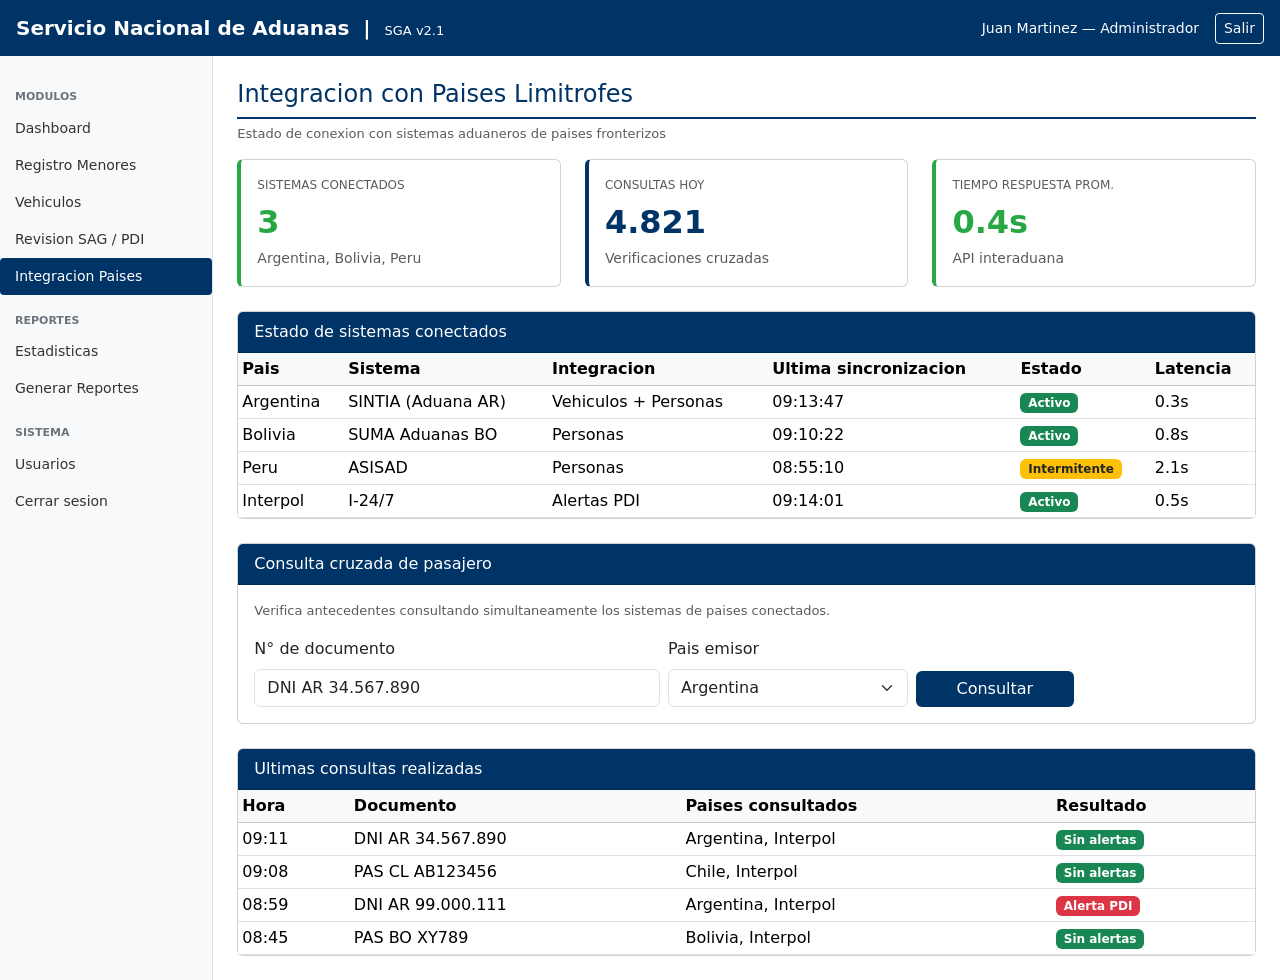
<file: pages/integracion.html>
<!DOCTYPE html>
<html lang="es">
<head>
    <meta charset="UTF-8">
    <meta name="viewport" content="width=device-width, initial-scale=1">
    <title>SGA - Integracion</title>
    <link href="https://cdn.jsdelivr.net/npm/bootstrap@5.3.0/dist/css/bootstrap.min.css" rel="stylesheet">
    <link rel="stylesheet" href="../css/style.css">
</head>
<body>
<nav class="navbar navbar-dark navbar-aduana px-3" style="height:56px;">
    <a class="navbar-brand fw-bold" href="dashboard.html">Servicio Nacional de Aduanas &nbsp;|&nbsp; <small style="font-weight:normal; font-size:13px;">SGA v2.1</small></a>
    <div class="d-flex align-items-center gap-3">
        <span class="text-white" style="font-size:14px;">Juan Martinez &mdash; Administrador</span>
        <a href="../index.html" class="btn btn-outline-light btn-sm">Salir</a>
    </div>
</nav>
<div class="container-fluid">
    <div class="row">
        <div class="col-2 sidebar px-0">
            <div class="section-title">Modulos</div>
            <nav class="nav flex-column">
                <a href="dashboard.html" class="nav-link">Dashboard</a>
                <a href="menores.html" class="nav-link ">Registro Menores</a>
                <a href="vehiculos.html" class="nav-link ">Vehiculos</a>
                <a href="sag_pdi.html" class="nav-link ">Revision SAG / PDI</a>
                <a href="integracion.html" class="nav-link active">Integracion Paises</a>
            </nav>
            <div class="section-title">Reportes</div>
            <nav class="nav flex-column">
                <a href="estadisticas.html" class="nav-link ">Estadisticas</a>
                <a href="reportes.html" class="nav-link ">Generar Reportes</a>
            </nav>
            <div class="section-title">Sistema</div>
            <nav class="nav flex-column">
                <a href="usuarios.html" class="nav-link ">Usuarios</a>
                <a href="../index.html" class="nav-link">Cerrar sesion</a>
            </nav>
        </div>
        <div class="col-10 p-4">

            <h4 class="page-title">Integracion con Paises Limitrofes</h4>
            <p class="text-muted" style="font-size:13px; margin-top:-15px;">Estado de conexion con sistemas aduaneros de paises fronterizos</p>

            <div class="row mb-4">
                <div class="col-4"><div class="card stat-card verde"><div class="card-body"><p class="text-muted mb-1" style="font-size:12px;">SISTEMAS CONECTADOS</p><div class="stat-number">3</div><small class="text-muted">Argentina, Bolivia, Peru</small></div></div></div>
                <div class="col-4"><div class="card stat-card"><div class="card-body"><p class="text-muted mb-1" style="font-size:12px;">CONSULTAS HOY</p><div class="stat-number">4.821</div><small class="text-muted">Verificaciones cruzadas</small></div></div></div>
                <div class="col-4"><div class="card stat-card verde"><div class="card-body"><p class="text-muted mb-1" style="font-size:12px;">TIEMPO RESPUESTA PROM.</p><div class="stat-number">0.4s</div><small class="text-muted">API interaduana</small></div></div></div>
            </div>

            <div class="card mb-4">
                <div class="card-header card-header-aduana">Estado de sistemas conectados</div>
                <div class="card-body p-0">
                    <table class="table table-sm mb-0">
                        <thead class="table-light"><tr><th>Pais</th><th>Sistema</th><th>Integracion</th><th>Ultima sincronizacion</th><th>Estado</th><th>Latencia</th></tr></thead>
                        <tbody>
                            <tr><td>Argentina</td><td>SINTIA (Aduana AR)</td><td>Vehiculos + Personas</td><td>09:13:47</td><td><span class="badge bg-success">Activo</span></td><td>0.3s</td></tr>
                            <tr><td>Bolivia</td><td>SUMA Aduanas BO</td><td>Personas</td><td>09:10:22</td><td><span class="badge bg-success">Activo</span></td><td>0.8s</td></tr>
                            <tr><td>Peru</td><td>ASISAD</td><td>Personas</td><td>08:55:10</td><td><span class="badge bg-warning text-dark">Intermitente</span></td><td>2.1s</td></tr>
                            <tr><td>Interpol</td><td>I-24/7</td><td>Alertas PDI</td><td>09:14:01</td><td><span class="badge bg-success">Activo</span></td><td>0.5s</td></tr>
                        </tbody>
                    </table>
                </div>
            </div>

            <div class="card mb-4">
                <div class="card-header card-header-aduana">Consulta cruzada de pasajero</div>
                <div class="card-body">
                    <p class="text-muted" style="font-size:13px;">Verifica antecedentes consultando simultaneamente los sistemas de paises conectados.</p>
                    <div class="row g-2">
                        <div class="col-5"><label class="form-label">N° de documento</label><input type="text" class="form-control" value="DNI AR 34.567.890"></div>
                        <div class="col-3"><label class="form-label">Pais emisor</label><select class="form-select"><option selected>Argentina</option><option>Bolivia</option><option>Peru</option></select></div>
                        <div class="col-2 d-flex align-items-end"><button class="btn btn-aduana w-100" data-bs-toggle="modal" data-bs-target="#modalConsulta">Consultar</button></div>
                    </div>
                </div>
            </div>

            <div class="card">
                <div class="card-header card-header-aduana">Ultimas consultas realizadas</div>
                <div class="card-body p-0">
                    <table class="table table-sm mb-0">
                        <thead class="table-light"><tr><th>Hora</th><th>Documento</th><th>Paises consultados</th><th>Resultado</th></tr></thead>
                        <tbody>
                            <tr><td>09:11</td><td>DNI AR 34.567.890</td><td>Argentina, Interpol</td><td><span class="badge bg-success">Sin alertas</span></td></tr>
                            <tr><td>09:08</td><td>PAS CL AB123456</td><td>Chile, Interpol</td><td><span class="badge bg-success">Sin alertas</span></td></tr>
                            <tr><td>08:59</td><td>DNI AR 99.000.111</td><td>Argentina, Interpol</td><td><span class="badge bg-danger">Alerta PDI</span></td></tr>
                            <tr><td>08:45</td><td>PAS BO XY789</td><td>Bolivia, Interpol</td><td><span class="badge bg-success">Sin alertas</span></td></tr>
                        </tbody>
                    </table>
                </div>
            </div>

            <div class="modal fade" id="modalConsulta" tabindex="-1">
                <div class="modal-dialog">
                    <div class="modal-content">
                        <div class="modal-header" style="background:#003366; color:white;">
                            <h5 class="modal-title">Resultado consulta interaduana</h5>
                            <button type="button" class="btn-close btn-close-white" data-bs-dismiss="modal"></button>
                        </div>
                        <div class="modal-body">
                            <div class="alert alert-success">Consulta realizada en 0.4 segundos</div>
                            <table class="table table-sm"><thead><tr><th>Sistema</th><th>Resultado</th></tr></thead><tbody>
                                <tr><td>SINTIA (Argentina)</td><td><span class="badge bg-success">Sin alertas</span></td></tr>
                                <tr><td>Interpol I-24/7</td><td><span class="badge bg-success">Sin alertas</span></td></tr>
                                <tr><td>Registro civil CL</td><td><span class="badge bg-success">Sin alertas</span></td></tr>
                            </tbody></table>
                        </div>
                        <div class="modal-footer">
                            <button class="btn btn-outline-secondary" data-bs-dismiss="modal">Cerrar</button>
                            <button class="btn btn-success" data-bs-dismiss="modal">Autorizar ingreso</button>
                        </div>
                    </div>
                </div>
            </div>
        </div>
    </div>
</div>
<script src="https://cdn.jsdelivr.net/npm/bootstrap@5.3.0/dist/js/bootstrap.bundle.min.js"></script>
<script src="../js/nav.js"></script>
</body>
</html>
</file>
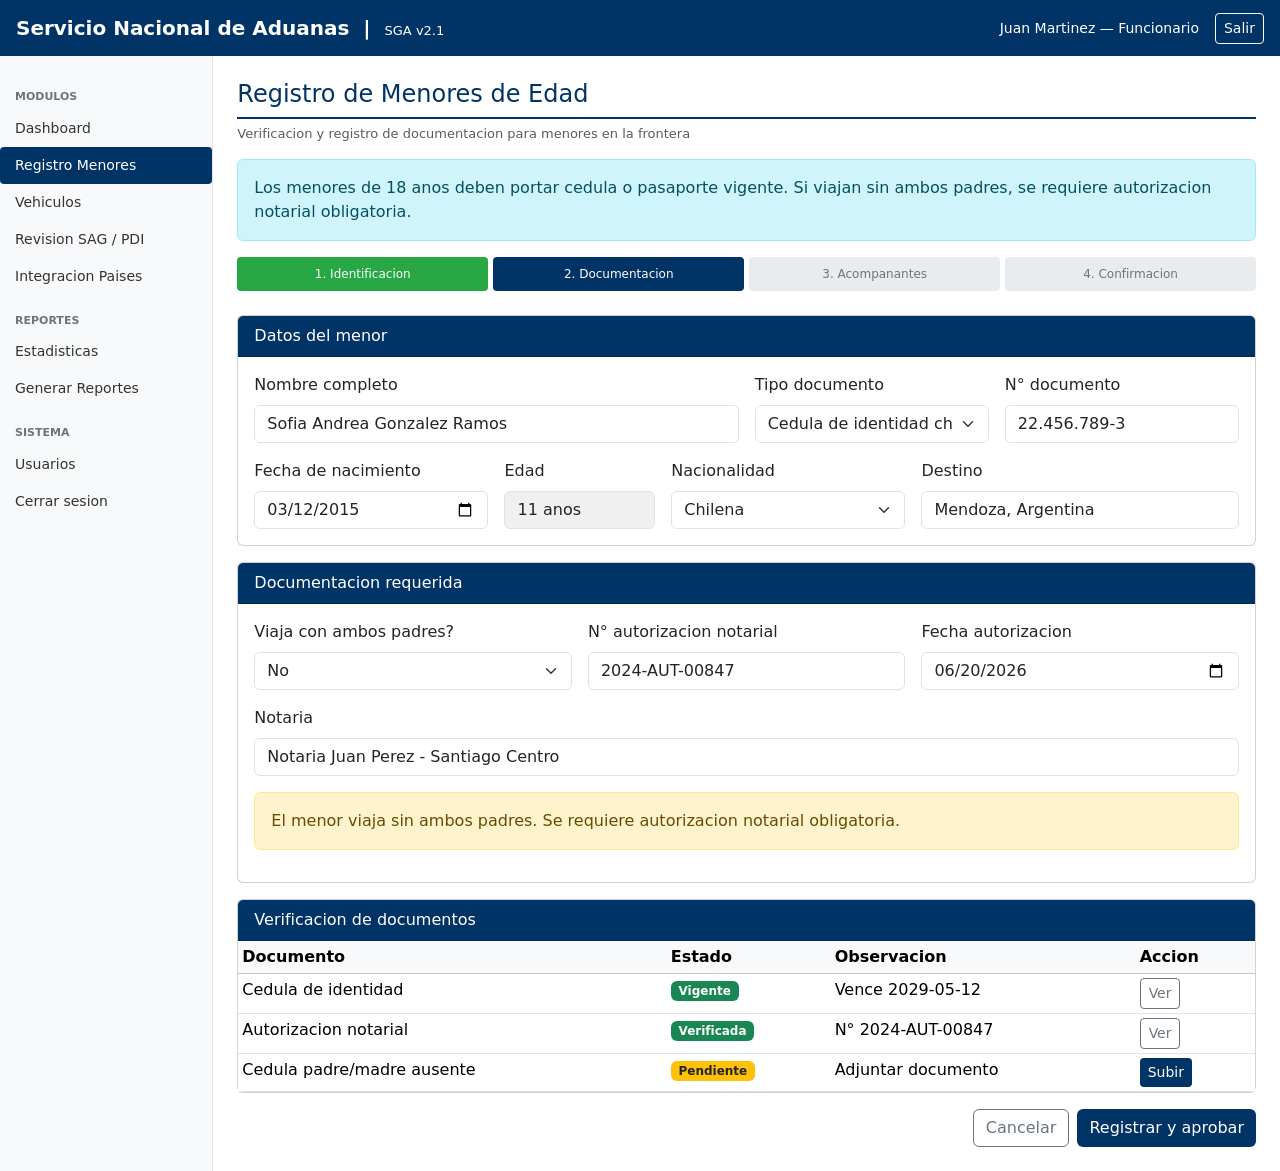
<file: pages/menores.html>
<!DOCTYPE html>
<html lang="es">
<head>
    <meta charset="UTF-8">
    <meta name="viewport" content="width=device-width, initial-scale=1">
    <title>SGA - Registro Menores</title>
    <link href="https://cdn.jsdelivr.net/npm/bootstrap@5.3.0/dist/css/bootstrap.min.css" rel="stylesheet">
    <link rel="stylesheet" href="../css/style.css">
</head>
<body>
<nav class="navbar navbar-dark navbar-aduana px-3" style="height:56px;">
    <a class="navbar-brand fw-bold" href="dashboard.html">Servicio Nacional de Aduanas &nbsp;|&nbsp; <small style="font-weight:normal; font-size:13px;">SGA v2.1</small></a>
    <div class="d-flex align-items-center gap-3">
        <span class="text-white" style="font-size:14px;">Juan Martinez &mdash; Funcionario</span>
        <a href="../index.html" class="btn btn-outline-light btn-sm">Salir</a>
    </div>
</nav>
<div class="container-fluid">
    <div class="row">
        <div class="col-2 sidebar px-0">
            <div class="section-title">Modulos</div>
            <nav class="nav flex-column">
                <a href="dashboard.html" class="nav-link">Dashboard</a>
                <a href="menores.html" class="nav-link active">Registro Menores</a>
                <a href="vehiculos.html" class="nav-link ">Vehiculos</a>
                <a href="sag_pdi.html" class="nav-link ">Revision SAG / PDI</a>
                <a href="integracion.html" class="nav-link ">Integracion Paises</a>
            </nav>
            <div class="section-title">Reportes</div>
            <nav class="nav flex-column">
                <a href="estadisticas.html" class="nav-link ">Estadisticas</a>
                <a href="reportes.html" class="nav-link ">Generar Reportes</a>
            </nav>
            <div class="section-title">Sistema</div>
            <nav class="nav flex-column">
                <a href="usuarios.html" class="nav-link ">Usuarios</a>
                <a href="../index.html" class="nav-link">Cerrar sesion</a>
            </nav>
        </div>
        <div class="col-10 p-4">

            <h4 class="page-title">Registro de Menores de Edad</h4>
            <p class="text-muted" style="font-size:13px; margin-top:-15px;">Verificacion y registro de documentacion para menores en la frontera</p>

            <div class="alert alert-info">
                Los menores de 18 anos deben portar cedula o pasaporte vigente. Si viajan sin ambos padres, se requiere autorizacion notarial obligatoria.
            </div>

            <!-- pasos -->
            <div class="step-indicator mb-4">
                <div class="step-box done">1. Identificacion</div>
                <div class="step-box active">2. Documentacion</div>
                <div class="step-box">3. Acompanantes</div>
                <div class="step-box">4. Confirmacion</div>
            </div>

            <div class="card mb-3">
                <div class="card-header card-header-aduana">Datos del menor</div>
                <div class="card-body">
                    <div class="row g-3">
                        <div class="col-6">
                            <label class="form-label">Nombre completo</label>
                            <input type="text" class="form-control" value="Sofia Andrea Gonzalez Ramos">
                        </div>
                        <div class="col-3">
                            <label class="form-label">Tipo documento</label>
                            <select class="form-select">
                                <option selected>Cedula de identidad chilena</option>
                                <option>Pasaporte chileno</option>
                                <option>Pasaporte extranjero</option>
                            </select>
                        </div>
                        <div class="col-3">
                            <label class="form-label">N° documento</label>
                            <input type="text" class="form-control" value="22.456.789-3">
                        </div>
                        <div class="col-3">
                            <label class="form-label">Fecha de nacimiento</label>
                            <input type="date" class="form-control" value="2015-03-12">
                        </div>
                        <div class="col-2">
                            <label class="form-label">Edad</label>
                            <input type="text" class="form-control" value="11 anos" readonly style="background:#f0f0f0;">
                        </div>
                        <div class="col-3">
                            <label class="form-label">Nacionalidad</label>
                            <select class="form-select"><option selected>Chilena</option><option>Argentina</option><option>Otra</option></select>
                        </div>
                        <div class="col-4">
                            <label class="form-label">Destino</label>
                            <input type="text" class="form-control" value="Mendoza, Argentina">
                        </div>
                    </div>
                </div>
            </div>

            <div class="card mb-3">
                <div class="card-header card-header-aduana">Documentacion requerida</div>
                <div class="card-body">
                    <div class="row g-3 mb-3">
                        <div class="col-4">
                            <label class="form-label">Viaja con ambos padres?</label>
                            <select class="form-select" id="ambos" onchange="checkAutorizacion()">
                                <option value="no" selected>No</option>
                                <option value="si">Si</option>
                            </select>
                        </div>
                        <div class="col-4">
                            <label class="form-label">N° autorizacion notarial</label>
                            <input type="text" class="form-control" value="2024-AUT-00847">
                        </div>
                        <div class="col-4">
                            <label class="form-label">Fecha autorizacion</label>
                            <input type="date" class="form-control" value="2026-06-20">
                        </div>
                        <div class="col-12">
                            <label class="form-label">Notaria</label>
                            <input type="text" class="form-control" value="Notaria Juan Perez - Santiago Centro">
                        </div>
                    </div>
                    <div id="alerta-notarial" class="alert alert-warning">
                        El menor viaja sin ambos padres. Se requiere autorizacion notarial obligatoria.
                    </div>
                </div>
            </div>

            <div class="card mb-3">
                <div class="card-header card-header-aduana">Verificacion de documentos</div>
                <div class="card-body p-0">
                    <table class="table table-sm mb-0">
                        <thead class="table-light"><tr><th>Documento</th><th>Estado</th><th>Observacion</th><th>Accion</th></tr></thead>
                        <tbody>
                            <tr><td>Cedula de identidad</td><td><span class="badge bg-success">Vigente</span></td><td>Vence 2029-05-12</td><td><button class="btn btn-sm btn-outline-secondary">Ver</button></td></tr>
                            <tr><td>Autorizacion notarial</td><td><span class="badge bg-success">Verificada</span></td><td>N° 2024-AUT-00847</td><td><button class="btn btn-sm btn-outline-secondary">Ver</button></td></tr>
                            <tr><td>Cedula padre/madre ausente</td><td><span class="badge bg-warning text-dark">Pendiente</span></td><td>Adjuntar documento</td><td><button class="btn btn-sm btn-aduana">Subir</button></td></tr>
                        </tbody>
                    </table>
                </div>
            </div>

            <div class="d-flex justify-content-end gap-2">
                <a href="dashboard.html" class="btn btn-outline-secondary">Cancelar</a>
                <button class="btn btn-aduana" data-bs-toggle="modal" data-bs-target="#modalConfirmar">Registrar y aprobar</button>
            </div>

            <!-- Modal -->
            <div class="modal fade" id="modalConfirmar" tabindex="-1">
                <div class="modal-dialog">
                    <div class="modal-content">
                        <div class="modal-header" style="background:#003366; color:white;">
                            <h5 class="modal-title">Confirmar registro</h5>
                            <button type="button" class="btn-close btn-close-white" data-bs-dismiss="modal"></button>
                        </div>
                        <div class="modal-body">
                            <p>Confirma el registro y aprobacion para: <strong>Sofia Andrea Gonzalez Ramos</strong>?</p>
                            <div class="alert alert-success mb-0">Todos los documentos obligatorios han sido verificados.</div>
                        </div>
                        <div class="modal-footer">
                            <button class="btn btn-outline-secondary" data-bs-dismiss="modal">Cancelar</button>
                            <a href="dashboard.html" class="btn btn-success">Confirmar</a>
                        </div>
                    </div>
                </div>
            </div>

            <script>
            function checkAutorizacion() {
                var v = document.getElementById('ambos').value;
                document.getElementById('alerta-notarial').style.display = v === 'si' ? 'none' : 'block';
            }
            </script>
        </div>
    </div>
</div>
<script src="https://cdn.jsdelivr.net/npm/bootstrap@5.3.0/dist/js/bootstrap.bundle.min.js"></script>
<script src="../js/nav.js"></script>
</body>
</html>
</file>
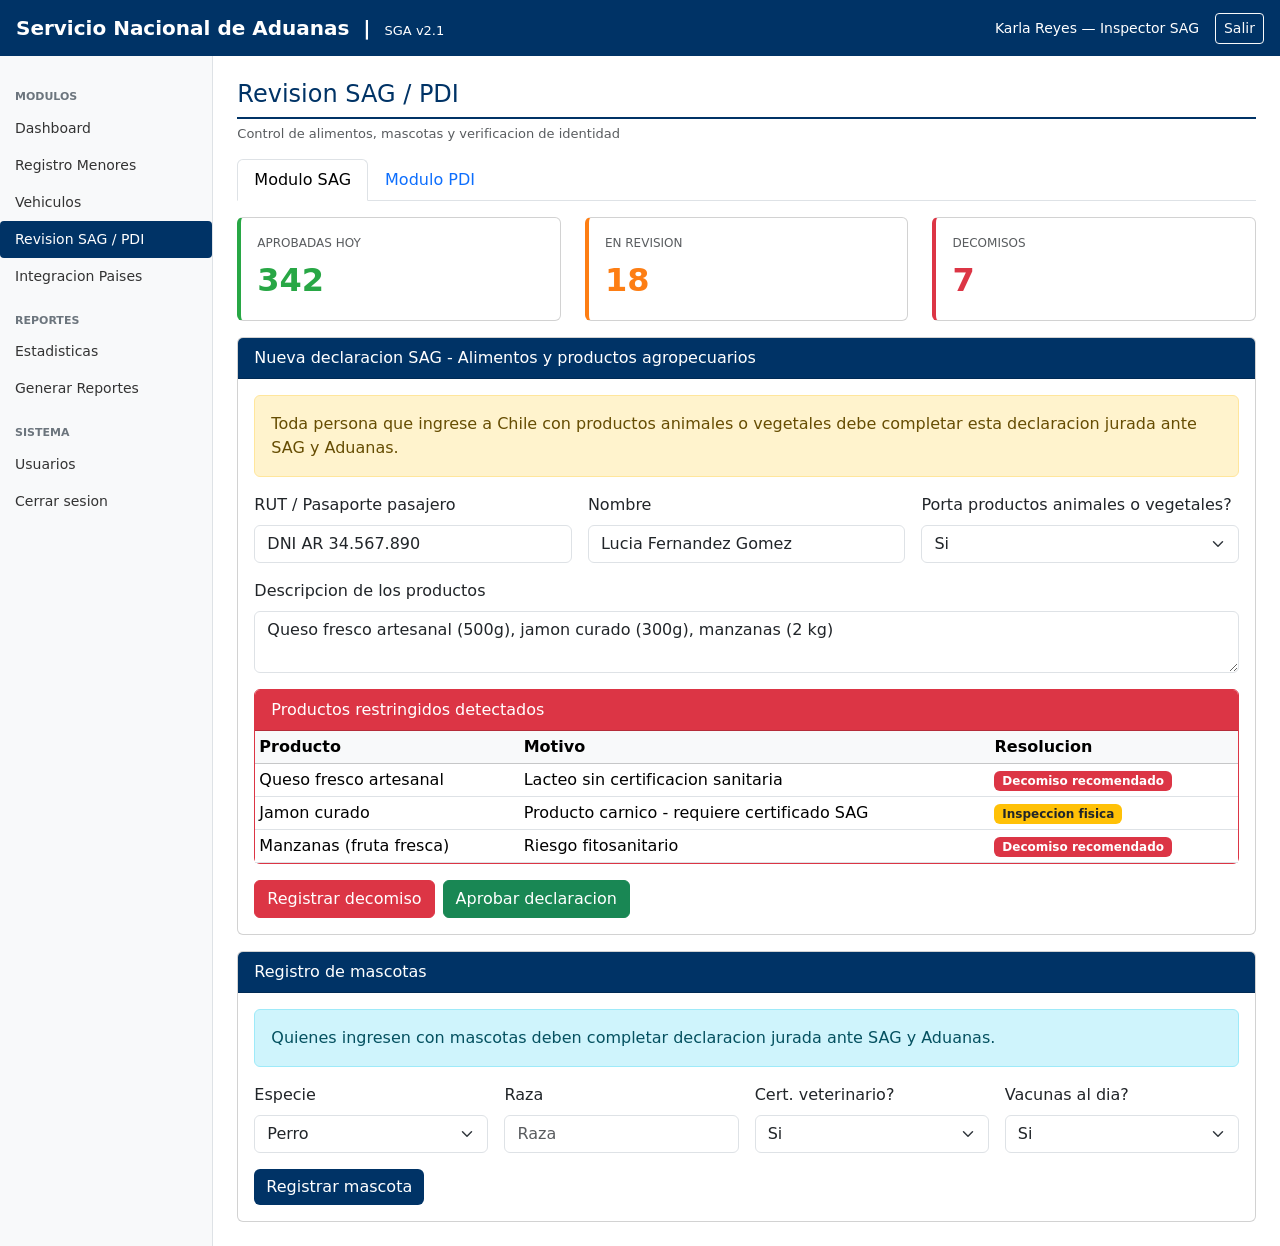
<file: pages/sag_pdi.html>
<!DOCTYPE html>
<html lang="es">
<head>
    <meta charset="UTF-8">
    <meta name="viewport" content="width=device-width, initial-scale=1">
    <title>SGA - SAG / PDI</title>
    <link href="https://cdn.jsdelivr.net/npm/bootstrap@5.3.0/dist/css/bootstrap.min.css" rel="stylesheet">
    <link rel="stylesheet" href="../css/style.css">
</head>
<body>
<nav class="navbar navbar-dark navbar-aduana px-3" style="height:56px;">
    <a class="navbar-brand fw-bold" href="dashboard.html">Servicio Nacional de Aduanas &nbsp;|&nbsp; <small style="font-weight:normal; font-size:13px;">SGA v2.1</small></a>
    <div class="d-flex align-items-center gap-3">
        <span class="text-white" style="font-size:14px;">Karla Reyes &mdash; Inspector SAG</span>
        <a href="../index.html" class="btn btn-outline-light btn-sm">Salir</a>
    </div>
</nav>
<div class="container-fluid">
    <div class="row">
        <div class="col-2 sidebar px-0">
            <div class="section-title">Modulos</div>
            <nav class="nav flex-column">
                <a href="dashboard.html" class="nav-link">Dashboard</a>
                <a href="menores.html" class="nav-link ">Registro Menores</a>
                <a href="vehiculos.html" class="nav-link ">Vehiculos</a>
                <a href="sag_pdi.html" class="nav-link active">Revision SAG / PDI</a>
                <a href="integracion.html" class="nav-link ">Integracion Paises</a>
            </nav>
            <div class="section-title">Reportes</div>
            <nav class="nav flex-column">
                <a href="estadisticas.html" class="nav-link ">Estadisticas</a>
                <a href="reportes.html" class="nav-link ">Generar Reportes</a>
            </nav>
            <div class="section-title">Sistema</div>
            <nav class="nav flex-column">
                <a href="usuarios.html" class="nav-link ">Usuarios</a>
                <a href="../index.html" class="nav-link">Cerrar sesion</a>
            </nav>
        </div>
        <div class="col-10 p-4">

            <h4 class="page-title">Revision SAG / PDI</h4>
            <p class="text-muted" style="font-size:13px; margin-top:-15px;">Control de alimentos, mascotas y verificacion de identidad</p>

            <ul class="nav nav-tabs mb-3">
                <li class="nav-item"><button class="nav-link active" data-bs-toggle="tab" data-bs-target="#tab-sag">Modulo SAG</button></li>
                <li class="nav-item"><button class="nav-link" data-bs-toggle="tab" data-bs-target="#tab-pdi">Modulo PDI</button></li>
            </ul>

            <div class="tab-content">
                <div class="tab-pane fade show active" id="tab-sag">
                    <div class="row mb-3">
                        <div class="col-4"><div class="card stat-card verde"><div class="card-body"><p class="text-muted mb-1" style="font-size:12px;">APROBADAS HOY</p><div class="stat-number">342</div></div></div></div>
                        <div class="col-4"><div class="card stat-card naranja"><div class="card-body"><p class="text-muted mb-1" style="font-size:12px;">EN REVISION</p><div class="stat-number">18</div></div></div></div>
                        <div class="col-4"><div class="card stat-card rojo"><div class="card-body"><p class="text-muted mb-1" style="font-size:12px;">DECOMISOS</p><div class="stat-number">7</div></div></div></div>
                    </div>

                    <div class="card mb-3">
                        <div class="card-header card-header-aduana">Nueva declaracion SAG - Alimentos y productos agropecuarios</div>
                        <div class="card-body">
                            <div class="alert alert-warning">Toda persona que ingrese a Chile con productos animales o vegetales debe completar esta declaracion jurada ante SAG y Aduanas.</div>
                            <div class="row g-3">
                                <div class="col-4">
                                    <label class="form-label">RUT / Pasaporte pasajero</label>
                                    <input type="text" class="form-control" value="DNI AR 34.567.890">
                                </div>
                                <div class="col-4">
                                    <label class="form-label">Nombre</label>
                                    <input type="text" class="form-control" value="Lucia Fernandez Gomez">
                                </div>
                                <div class="col-4">
                                    <label class="form-label">Porta productos animales o vegetales?</label>
                                    <select class="form-select" id="tieneProductos" onchange="mostrarProductos()">
                                        <option value="si" selected>Si</option>
                                        <option value="no">No</option>
                                    </select>
                                </div>
                                <div class="col-12" id="detalleProductos">
                                    <label class="form-label">Descripcion de los productos</label>
                                    <textarea class="form-control" rows="2">Queso fresco artesanal (500g), jamon curado (300g), manzanas (2 kg)</textarea>
                                </div>
                            </div>

                            <div class="card mt-3 border-danger">
                                <div class="card-header bg-danger text-white">Productos restringidos detectados</div>
                                <div class="card-body p-0">
                                    <table class="table table-sm mb-0">
                                        <thead class="table-light"><tr><th>Producto</th><th>Motivo</th><th>Resolucion</th></tr></thead>
                                        <tbody>
                                            <tr><td>Queso fresco artesanal</td><td>Lacteo sin certificacion sanitaria</td><td><span class="badge bg-danger">Decomiso recomendado</span></td></tr>
                                            <tr><td>Jamon curado</td><td>Producto carnico - requiere certificado SAG</td><td><span class="badge bg-warning text-dark">Inspeccion fisica</span></td></tr>
                                            <tr><td>Manzanas (fruta fresca)</td><td>Riesgo fitosanitario</td><td><span class="badge bg-danger">Decomiso recomendado</span></td></tr>
                                        </tbody>
                                    </table>
                                </div>
                            </div>

                            <div class="d-flex gap-2 mt-3">
                                <button class="btn btn-danger">Registrar decomiso</button>
                                <button class="btn btn-success">Aprobar declaracion</button>
                            </div>
                        </div>
                    </div>

                    <div class="card">
                        <div class="card-header card-header-aduana">Registro de mascotas</div>
                        <div class="card-body">
                            <div class="alert alert-info">Quienes ingresen con mascotas deben completar declaracion jurada ante SAG y Aduanas.</div>
                            <div class="row g-3">
                                <div class="col-3"><label class="form-label">Especie</label><select class="form-select"><option>Perro</option><option>Gato</option><option>Otra</option></select></div>
                                <div class="col-3"><label class="form-label">Raza</label><input type="text" class="form-control" placeholder="Raza"></div>
                                <div class="col-3"><label class="form-label">Cert. veterinario?</label><select class="form-select"><option>Si</option><option>No</option></select></div>
                                <div class="col-3"><label class="form-label">Vacunas al dia?</label><select class="form-select"><option>Si</option><option>No</option></select></div>
                            </div>
                            <button class="btn btn-aduana mt-3">Registrar mascota</button>
                        </div>
                    </div>
                </div>

                <div class="tab-pane fade" id="tab-pdi">
                    <div class="row mb-3">
                        <div class="col-4"><div class="card stat-card"><div class="card-body"><p class="text-muted mb-1" style="font-size:12px;">IDENTIDADES VERIFICADAS</p><div class="stat-number">1.204</div></div></div></div>
                        <div class="col-4"><div class="card stat-card naranja"><div class="card-body"><p class="text-muted mb-1" style="font-size:12px;">ALERTAS ACTIVAS</p><div class="stat-number">3</div></div></div></div>
                        <div class="col-4"><div class="card stat-card rojo"><div class="card-body"><p class="text-muted mb-1" style="font-size:12px;">INGRESOS DENEGADOS</p><div class="stat-number">2</div></div></div></div>
                    </div>
                    <div class="card mb-3">
                        <div class="card-header card-header-aduana">Verificacion de identidad</div>
                        <div class="card-body">
                            <div class="row g-2">
                                <div class="col-5"><label class="form-label">N° de documento</label><input type="text" class="form-control" placeholder="Pasaporte o cedula"></div>
                                <div class="col-3"><label class="form-label">Nacionalidad</label><select class="form-select"><option>Chile</option><option selected>Argentina</option><option>Otra</option></select></div>
                                <div class="col-2 d-flex align-items-end"><button class="btn btn-aduana w-100" data-bs-toggle="modal" data-bs-target="#modalPDI">Consultar</button></div>
                            </div>
                        </div>
                    </div>
                    <div class="card">
                        <div class="card-header card-header-aduana">Alertas de ingreso</div>
                        <div class="card-body p-0">
                            <table class="table table-sm mb-0">
                                <thead class="table-light"><tr><th>Hora</th><th>Documento</th><th>Motivo</th><th>Estado</th></tr></thead>
                                <tbody>
                                    <tr><td>08:42</td><td>AR-DNI-12345678</td><td>Orden judicial vigente</td><td><span class="badge bg-danger">Denegado</span></td></tr>
                                    <tr><td>09:05</td><td>CL-RUT-9876543-2</td><td>Documento reportado como robado</td><td><span class="badge bg-danger">Denegado</span></td></tr>
                                    <tr><td>09:18</td><td>AR-PAS-AB123456</td><td>Verificacion adicional requerida</td><td><span class="badge bg-warning text-dark">En revision</span></td></tr>
                                </tbody>
                            </table>
                        </div>
                    </div>
                </div>
            </div>

            <!-- Modal PDI -->
            <div class="modal fade" id="modalPDI" tabindex="-1">
                <div class="modal-dialog">
                    <div class="modal-content">
                        <div class="modal-header" style="background:#003366; color:white;">
                            <h5 class="modal-title">Resultado consulta PDI</h5>
                            <button type="button" class="btn-close btn-close-white" data-bs-dismiss="modal"></button>
                        </div>
                        <div class="modal-body">
                            <div class="alert alert-success">Identidad verificada. Sin alertas en bases de datos nacionales e Interpol.</div>
                            <table class="table table-sm"><thead><tr><th>Sistema</th><th>Resultado</th></tr></thead><tbody>
                                <tr><td>SINTIA (Argentina)</td><td><span class="badge bg-success">Sin alertas</span></td></tr>
                                <tr><td>Interpol I-24/7</td><td><span class="badge bg-success">Sin alertas</span></td></tr>
                                <tr><td>Registro civil CL</td><td><span class="badge bg-success">Sin alertas</span></td></tr>
                            </tbody></table>
                        </div>
                        <div class="modal-footer">
                            <button class="btn btn-outline-secondary" data-bs-dismiss="modal">Cerrar</button>
                            <button class="btn btn-success" data-bs-dismiss="modal">Autorizar ingreso</button>
                        </div>
                    </div>
                </div>
            </div>

            <script>
            function mostrarProductos() {
                var v = document.getElementById('tieneProductos').value;
                document.getElementById('detalleProductos').style.display = v === 'si' ? 'block' : 'none';
            }
            </script>
        </div>
    </div>
</div>
<script src="https://cdn.jsdelivr.net/npm/bootstrap@5.3.0/dist/js/bootstrap.bundle.min.js"></script>
<script src="../js/nav.js"></script>
</body>
</html>
</file>
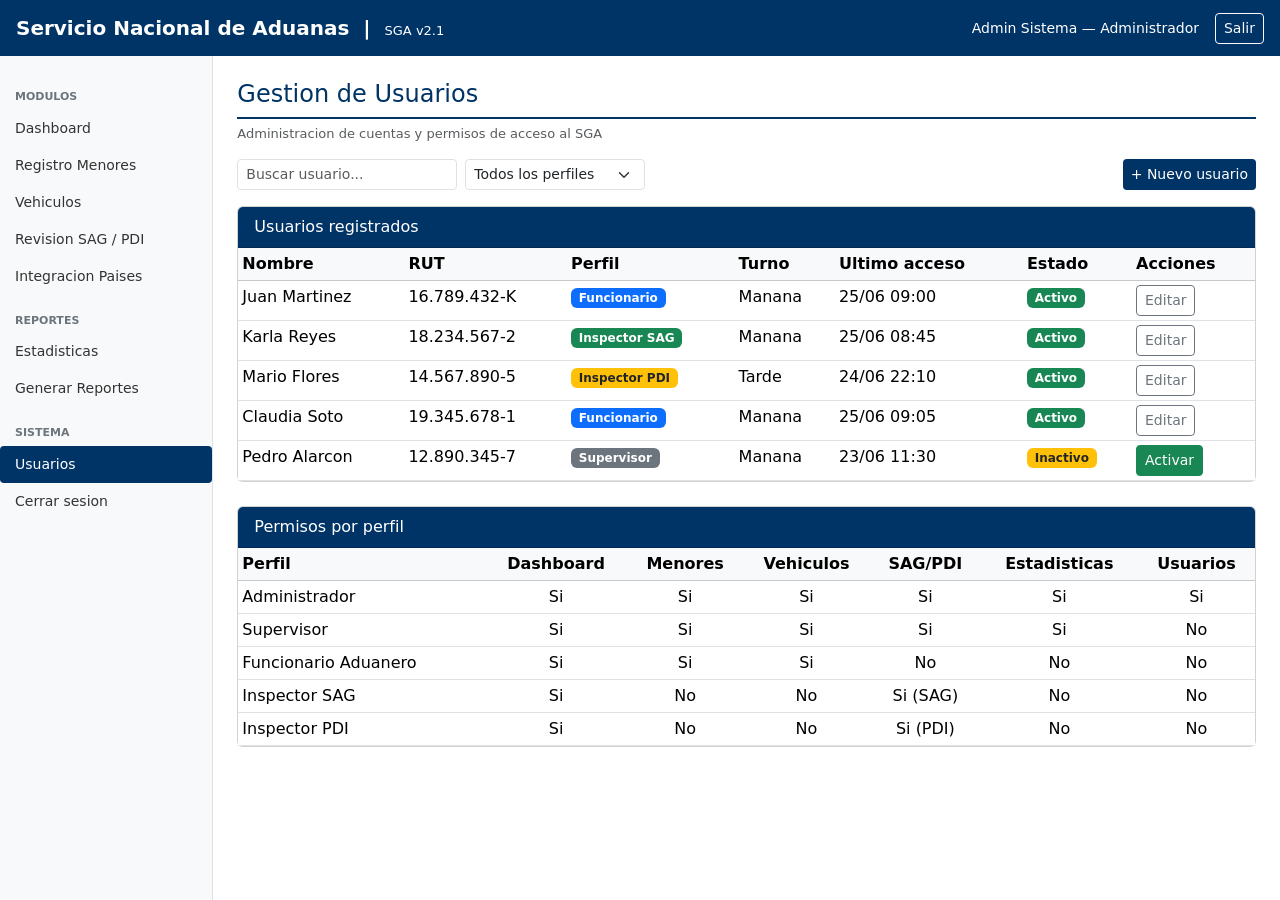
<file: pages/usuarios.html>
<!DOCTYPE html>
<html lang="es">
<head>
    <meta charset="UTF-8">
    <meta name="viewport" content="width=device-width, initial-scale=1">
    <title>SGA - Usuarios</title>
    <link href="https://cdn.jsdelivr.net/npm/bootstrap@5.3.0/dist/css/bootstrap.min.css" rel="stylesheet">
    <link rel="stylesheet" href="../css/style.css">
</head>
<body>
<nav class="navbar navbar-dark navbar-aduana px-3" style="height:56px;">
    <a class="navbar-brand fw-bold" href="dashboard.html">Servicio Nacional de Aduanas &nbsp;|&nbsp; <small style="font-weight:normal; font-size:13px;">SGA v2.1</small></a>
    <div class="d-flex align-items-center gap-3">
        <span class="text-white" style="font-size:14px;">Admin Sistema &mdash; Administrador</span>
        <a href="../index.html" class="btn btn-outline-light btn-sm">Salir</a>
    </div>
</nav>
<div class="container-fluid">
    <div class="row">
        <div class="col-2 sidebar px-0">
            <div class="section-title">Modulos</div>
            <nav class="nav flex-column">
                <a href="dashboard.html" class="nav-link">Dashboard</a>
                <a href="menores.html" class="nav-link ">Registro Menores</a>
                <a href="vehiculos.html" class="nav-link ">Vehiculos</a>
                <a href="sag_pdi.html" class="nav-link ">Revision SAG / PDI</a>
                <a href="integracion.html" class="nav-link ">Integracion Paises</a>
            </nav>
            <div class="section-title">Reportes</div>
            <nav class="nav flex-column">
                <a href="estadisticas.html" class="nav-link ">Estadisticas</a>
                <a href="reportes.html" class="nav-link ">Generar Reportes</a>
            </nav>
            <div class="section-title">Sistema</div>
            <nav class="nav flex-column">
                <a href="usuarios.html" class="nav-link active">Usuarios</a>
                <a href="../index.html" class="nav-link">Cerrar sesion</a>
            </nav>
        </div>
        <div class="col-10 p-4">

            <h4 class="page-title">Gestion de Usuarios</h4>
            <p class="text-muted" style="font-size:13px; margin-top:-15px;">Administracion de cuentas y permisos de acceso al SGA</p>

            <div class="d-flex justify-content-between mb-3">
                <div class="d-flex gap-2">
                    <input type="text" class="form-control form-control-sm" placeholder="Buscar usuario..." style="width:220px;">
                    <select class="form-select form-select-sm" style="width:180px;">
                        <option>Todos los perfiles</option>
                        <option>Administrador</option>
                        <option>Funcionario</option>
                        <option>Inspector SAG</option>
                        <option>Inspector PDI</option>
                    </select>
                </div>
                <button class="btn btn-aduana btn-sm" data-bs-toggle="modal" data-bs-target="#modalNuevo">+ Nuevo usuario</button>
            </div>

            <div class="card mb-4">
                <div class="card-header card-header-aduana">Usuarios registrados</div>
                <div class="card-body p-0">
                    <table class="table table-sm table-hover mb-0">
                        <thead class="table-light"><tr><th>Nombre</th><th>RUT</th><th>Perfil</th><th>Turno</th><th>Ultimo acceso</th><th>Estado</th><th>Acciones</th></tr></thead>
                        <tbody>
                            <tr><td>Juan Martinez</td><td>16.789.432-K</td><td><span class="badge bg-primary">Funcionario</span></td><td>Manana</td><td>25/06 09:00</td><td><span class="badge bg-success">Activo</span></td><td><button class="btn btn-sm btn-outline-secondary">Editar</button></td></tr>
                            <tr><td>Karla Reyes</td><td>18.234.567-2</td><td><span class="badge bg-success">Inspector SAG</span></td><td>Manana</td><td>25/06 08:45</td><td><span class="badge bg-success">Activo</span></td><td><button class="btn btn-sm btn-outline-secondary">Editar</button></td></tr>
                            <tr><td>Mario Flores</td><td>14.567.890-5</td><td><span class="badge bg-warning text-dark">Inspector PDI</span></td><td>Tarde</td><td>24/06 22:10</td><td><span class="badge bg-success">Activo</span></td><td><button class="btn btn-sm btn-outline-secondary">Editar</button></td></tr>
                            <tr><td>Claudia Soto</td><td>19.345.678-1</td><td><span class="badge bg-primary">Funcionario</span></td><td>Manana</td><td>25/06 09:05</td><td><span class="badge bg-success">Activo</span></td><td><button class="btn btn-sm btn-outline-secondary">Editar</button></td></tr>
                            <tr><td>Pedro Alarcon</td><td>12.890.345-7</td><td><span class="badge bg-secondary">Supervisor</span></td><td>Manana</td><td>23/06 11:30</td><td><span class="badge bg-warning text-dark">Inactivo</span></td><td><button class="btn btn-sm btn-success">Activar</button></td></tr>
                        </tbody>
                    </table>
                </div>
            </div>

            <div class="card">
                <div class="card-header card-header-aduana">Permisos por perfil</div>
                <div class="card-body p-0">
                    <table class="table table-sm mb-0 text-center">
                        <thead class="table-light"><tr><th class="text-start">Perfil</th><th>Dashboard</th><th>Menores</th><th>Vehiculos</th><th>SAG/PDI</th><th>Estadisticas</th><th>Usuarios</th></tr></thead>
                        <tbody>
                            <tr><td class="text-start">Administrador</td><td>Si</td><td>Si</td><td>Si</td><td>Si</td><td>Si</td><td>Si</td></tr>
                            <tr><td class="text-start">Supervisor</td><td>Si</td><td>Si</td><td>Si</td><td>Si</td><td>Si</td><td>No</td></tr>
                            <tr><td class="text-start">Funcionario Aduanero</td><td>Si</td><td>Si</td><td>Si</td><td>No</td><td>No</td><td>No</td></tr>
                            <tr><td class="text-start">Inspector SAG</td><td>Si</td><td>No</td><td>No</td><td>Si (SAG)</td><td>No</td><td>No</td></tr>
                            <tr><td class="text-start">Inspector PDI</td><td>Si</td><td>No</td><td>No</td><td>Si (PDI)</td><td>No</td><td>No</td></tr>
                        </tbody>
                    </table>
                </div>
            </div>

            <div class="modal fade" id="modalNuevo" tabindex="-1">
                <div class="modal-dialog">
                    <div class="modal-content">
                        <div class="modal-header" style="background:#003366; color:white;">
                            <h5 class="modal-title">Crear nuevo usuario</h5>
                            <button type="button" class="btn-close btn-close-white" data-bs-dismiss="modal"></button>
                        </div>
                        <div class="modal-body">
                            <div class="row g-3">
                                <div class="col-12"><label class="form-label">Nombre completo</label><input type="text" class="form-control" placeholder="Nombre y apellidos"></div>
                                <div class="col-6"><label class="form-label">RUT</label><input type="text" class="form-control" placeholder="12.345.678-9"></div>
                                <div class="col-6"><label class="form-label">Perfil</label><select class="form-select"><option>Funcionario</option><option>Inspector SAG</option><option>Inspector PDI</option><option>Supervisor</option><option>Administrador</option></select></div>
                                <div class="col-6"><label class="form-label">Turno</label><select class="form-select"><option>Manana (06:00-14:00)</option><option>Tarde (14:00-22:00)</option><option>Noche (22:00-06:00)</option></select></div>
                                <div class="col-6"><label class="form-label">Correo institucional</label><input type="email" class="form-control" placeholder="usuario@aduana.cl"></div>
                            </div>
                        </div>
                        <div class="modal-footer">
                            <button class="btn btn-outline-secondary" data-bs-dismiss="modal">Cancelar</button>
                            <button class="btn btn-aduana" data-bs-dismiss="modal">Crear usuario</button>
                        </div>
                    </div>
                </div>
            </div>
        </div>
    </div>
</div>
<script src="https://cdn.jsdelivr.net/npm/bootstrap@5.3.0/dist/js/bootstrap.bundle.min.js"></script>
<script src="../js/nav.js"></script>
</body>
</html>
</file>
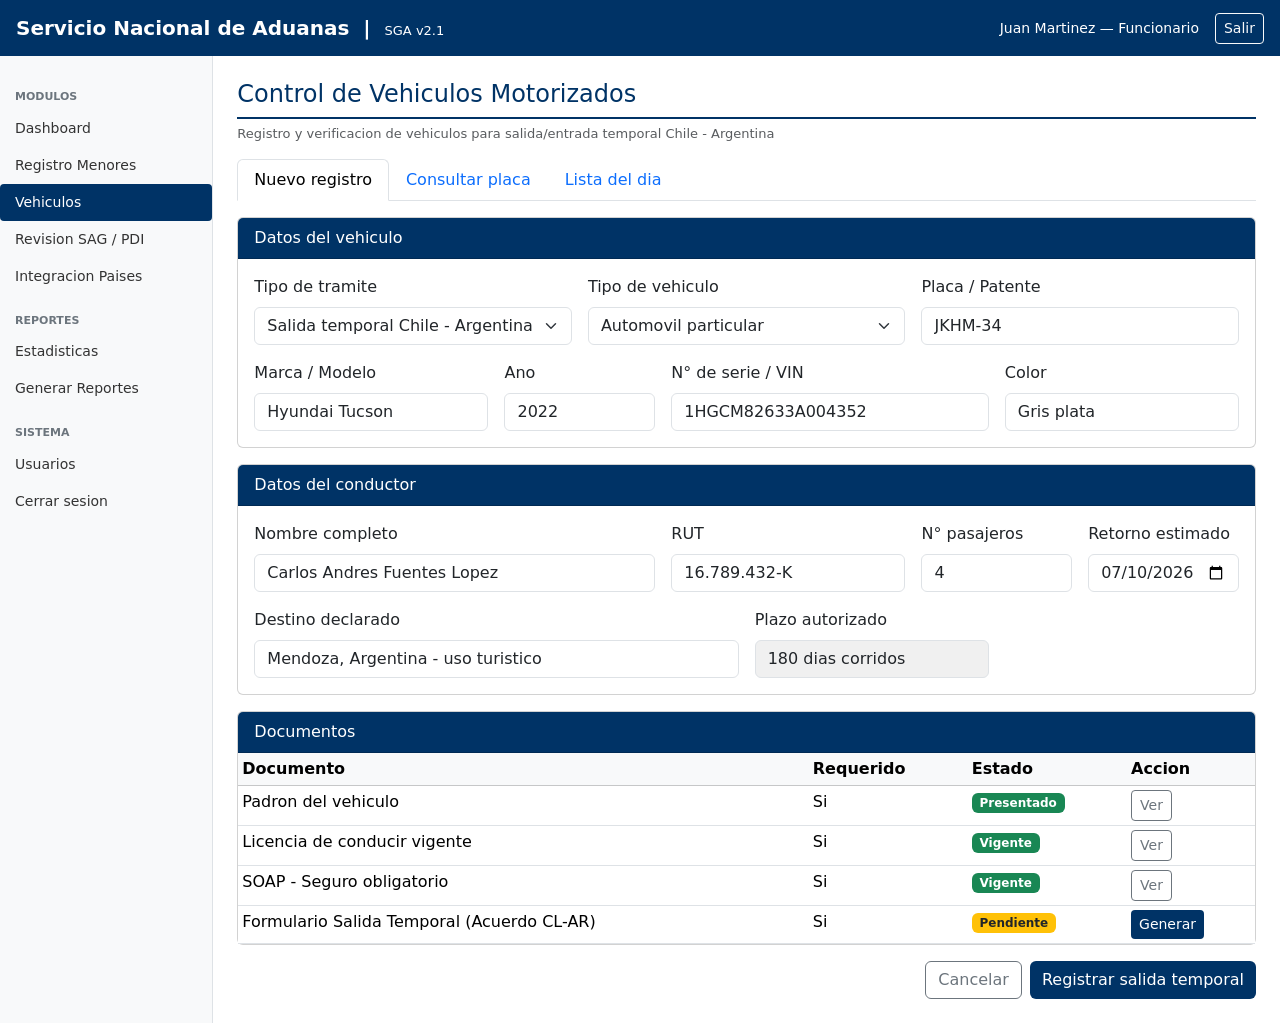
<file: pages/vehiculos.html>
<!DOCTYPE html>
<html lang="es">
<head>
    <meta charset="UTF-8">
    <meta name="viewport" content="width=device-width, initial-scale=1">
    <title>SGA - Control Vehiculos</title>
    <link href="https://cdn.jsdelivr.net/npm/bootstrap@5.3.0/dist/css/bootstrap.min.css" rel="stylesheet">
    <link rel="stylesheet" href="../css/style.css">
</head>
<body>
<nav class="navbar navbar-dark navbar-aduana px-3" style="height:56px;">
    <a class="navbar-brand fw-bold" href="dashboard.html">Servicio Nacional de Aduanas &nbsp;|&nbsp; <small style="font-weight:normal; font-size:13px;">SGA v2.1</small></a>
    <div class="d-flex align-items-center gap-3">
        <span class="text-white" style="font-size:14px;">Juan Martinez &mdash; Funcionario</span>
        <a href="../index.html" class="btn btn-outline-light btn-sm">Salir</a>
    </div>
</nav>
<div class="container-fluid">
    <div class="row">
        <div class="col-2 sidebar px-0">
            <div class="section-title">Modulos</div>
            <nav class="nav flex-column">
                <a href="dashboard.html" class="nav-link">Dashboard</a>
                <a href="menores.html" class="nav-link ">Registro Menores</a>
                <a href="vehiculos.html" class="nav-link active">Vehiculos</a>
                <a href="sag_pdi.html" class="nav-link ">Revision SAG / PDI</a>
                <a href="integracion.html" class="nav-link ">Integracion Paises</a>
            </nav>
            <div class="section-title">Reportes</div>
            <nav class="nav flex-column">
                <a href="estadisticas.html" class="nav-link ">Estadisticas</a>
                <a href="reportes.html" class="nav-link ">Generar Reportes</a>
            </nav>
            <div class="section-title">Sistema</div>
            <nav class="nav flex-column">
                <a href="usuarios.html" class="nav-link ">Usuarios</a>
                <a href="../index.html" class="nav-link">Cerrar sesion</a>
            </nav>
        </div>
        <div class="col-10 p-4">

            <h4 class="page-title">Control de Vehiculos Motorizados</h4>
            <p class="text-muted" style="font-size:13px; margin-top:-15px;">Registro y verificacion de vehiculos para salida/entrada temporal Chile - Argentina</p>

            <ul class="nav nav-tabs mb-3" id="tabVehiculos">
                <li class="nav-item"><button class="nav-link active" data-bs-toggle="tab" data-bs-target="#tab-nuevo">Nuevo registro</button></li>
                <li class="nav-item"><button class="nav-link" data-bs-toggle="tab" data-bs-target="#tab-consulta">Consultar placa</button></li>
                <li class="nav-item"><button class="nav-link" data-bs-toggle="tab" data-bs-target="#tab-lista">Lista del dia</button></li>
            </ul>

            <div class="tab-content">
                <!-- TAB NUEVO -->
                <div class="tab-pane fade show active" id="tab-nuevo">
                    <div class="card mb-3">
                        <div class="card-header card-header-aduana">Datos del vehiculo</div>
                        <div class="card-body">
                            <div class="row g-3">
                                <div class="col-4">
                                    <label class="form-label">Tipo de tramite</label>
                                    <select class="form-select">
                                        <option selected>Salida temporal Chile - Argentina</option>
                                        <option>Admision temporal Argentina - Chile</option>
                                        <option>Vehiculo diplomatico</option>
                                    </select>
                                </div>
                                <div class="col-4">
                                    <label class="form-label">Tipo de vehiculo</label>
                                    <select class="form-select">
                                        <option selected>Automovil particular</option>
                                        <option>Camioneta</option>
                                        <option>Motocicleta</option>
                                        <option>Bus de turismo</option>
                                    </select>
                                </div>
                                <div class="col-4">
                                    <label class="form-label">Placa / Patente</label>
                                    <input type="text" class="form-control" value="JKHM-34">
                                </div>
                                <div class="col-3">
                                    <label class="form-label">Marca / Modelo</label>
                                    <input type="text" class="form-control" value="Hyundai Tucson">
                                </div>
                                <div class="col-2">
                                    <label class="form-label">Ano</label>
                                    <input type="number" class="form-control" value="2022">
                                </div>
                                <div class="col-4">
                                    <label class="form-label">N° de serie / VIN</label>
                                    <input type="text" class="form-control" value="1HGCM82633A004352">
                                </div>
                                <div class="col-3">
                                    <label class="form-label">Color</label>
                                    <input type="text" class="form-control" value="Gris plata">
                                </div>
                            </div>
                        </div>
                    </div>
                    <div class="card mb-3">
                        <div class="card-header card-header-aduana">Datos del conductor</div>
                        <div class="card-body">
                            <div class="row g-3">
                                <div class="col-5">
                                    <label class="form-label">Nombre completo</label>
                                    <input type="text" class="form-control" value="Carlos Andres Fuentes Lopez">
                                </div>
                                <div class="col-3">
                                    <label class="form-label">RUT</label>
                                    <input type="text" class="form-control" value="16.789.432-K">
                                </div>
                                <div class="col-2">
                                    <label class="form-label">N° pasajeros</label>
                                    <input type="number" class="form-control" value="4">
                                </div>
                                <div class="col-2">
                                    <label class="form-label">Retorno estimado</label>
                                    <input type="date" class="form-control" value="2026-07-10">
                                </div>
                                <div class="col-6">
                                    <label class="form-label">Destino declarado</label>
                                    <input type="text" class="form-control" value="Mendoza, Argentina - uso turistico">
                                </div>
                                <div class="col-3">
                                    <label class="form-label">Plazo autorizado</label>
                                    <input type="text" class="form-control" value="180 dias corridos" readonly style="background:#f0f0f0;">
                                </div>
                            </div>
                        </div>
                    </div>
                    <div class="card mb-3">
                        <div class="card-header card-header-aduana">Documentos</div>
                        <div class="card-body p-0">
                            <table class="table table-sm mb-0">
                                <thead class="table-light"><tr><th>Documento</th><th>Requerido</th><th>Estado</th><th>Accion</th></tr></thead>
                                <tbody>
                                    <tr><td>Padron del vehiculo</td><td>Si</td><td><span class="badge bg-success">Presentado</span></td><td><button class="btn btn-sm btn-outline-secondary">Ver</button></td></tr>
                                    <tr><td>Licencia de conducir vigente</td><td>Si</td><td><span class="badge bg-success">Vigente</span></td><td><button class="btn btn-sm btn-outline-secondary">Ver</button></td></tr>
                                    <tr><td>SOAP - Seguro obligatorio</td><td>Si</td><td><span class="badge bg-success">Vigente</span></td><td><button class="btn btn-sm btn-outline-secondary">Ver</button></td></tr>
                                    <tr><td>Formulario Salida Temporal (Acuerdo CL-AR)</td><td>Si</td><td><span class="badge bg-warning text-dark">Pendiente</span></td><td><button class="btn btn-sm btn-aduana" data-bs-toggle="modal" data-bs-target="#modalFormulario">Generar</button></td></tr>
                                </tbody>
                            </table>
                        </div>
                    </div>
                    <div class="d-flex justify-content-end gap-2">
                        <a href="dashboard.html" class="btn btn-outline-secondary">Cancelar</a>
                        <button class="btn btn-aduana">Registrar salida temporal</button>
                    </div>
                </div>

                <!-- TAB CONSULTA -->
                <div class="tab-pane fade" id="tab-consulta">
                    <div class="card">
                        <div class="card-header card-header-aduana">Consultar vehiculo por placa</div>
                        <div class="card-body">
                            <div class="row g-2">
                                <div class="col-6">
                                    <input type="text" class="form-control" placeholder="Ingrese patente...">
                                </div>
                                <div class="col-2">
                                    <button class="btn btn-aduana w-100">Buscar</button>
                                </div>
                            </div>
                        </div>
                    </div>
                </div>

                <!-- TAB LISTA -->
                <div class="tab-pane fade" id="tab-lista">
                    <div class="card">
                        <div class="card-header card-header-aduana">Vehiculos registrados hoy - 25 jun 2026</div>
                        <div class="card-body p-0">
                            <table class="table table-sm table-hover mb-0">
                                <thead class="table-light"><tr><th>Hora</th><th>Placa</th><th>Tipo</th><th>Propietario</th><th>Tramite</th><th>Estado</th></tr></thead>
                                <tbody>
                                    <tr><td>08:12</td><td>BCDF-12</td><td>Automovil</td><td>Maria Torres</td><td>Salida temporal</td><td><span class="badge bg-success">Aprobado</span></td></tr>
                                    <tr><td>08:35</td><td>AR-XYZ-123</td><td>SUV</td><td>Ricardo Mena</td><td>Admision temporal</td><td><span class="badge bg-success">Aprobado</span></td></tr>
                                    <tr><td>09:01</td><td>LMNO-78</td><td>Camioneta</td><td>Pedro Sanchez</td><td>Salida temporal</td><td><span class="badge bg-warning text-dark">Pendiente</span></td></tr>
                                    <tr><td>09:12</td><td>JKHM-34</td><td>SUV</td><td>Carlos Fuentes</td><td>Salida temporal</td><td><span class="badge bg-primary">En proceso</span></td></tr>
                                </tbody>
                            </table>
                        </div>
                    </div>
                </div>
            </div>

            <!-- Modal formulario -->
            <div class="modal fade" id="modalFormulario" tabindex="-1">
                <div class="modal-dialog">
                    <div class="modal-content">
                        <div class="modal-header" style="background:#003366; color:white;">
                            <h5 class="modal-title">Formulario Acuerdo Chileno-Argentino</h5>
                            <button type="button" class="btn-close btn-close-white" data-bs-dismiss="modal"></button>
                        </div>
                        <div class="modal-body">
                            <p>Se generara el documento <strong>"Salida y Admision Temporal de Vehiculos Acuerdo Chileno-Argentino"</strong> en 2 copias.</p>
                            <div class="alert alert-info mb-0">Vigencia: 180 dias corridos desde la fecha de emision.</div>
                        </div>
                        <div class="modal-footer">
                            <button class="btn btn-outline-secondary" data-bs-dismiss="modal">Cancelar</button>
                            <button class="btn btn-aduana">Generar e imprimir (2 copias)</button>
                        </div>
                    </div>
                </div>
            </div>
        </div>
    </div>
</div>
<script src="https://cdn.jsdelivr.net/npm/bootstrap@5.3.0/dist/js/bootstrap.bundle.min.js"></script>
<script src="../js/nav.js"></script>
</body>
</html>
</file>
<file: css/style.css>
/* Colores Aduana Chile */
.navbar-aduana {
    background-color: #003366;
}

.sidebar {
    background-color: #f8f9fa;
    border-right: 1px solid #dee2e6;
    min-height: calc(100vh - 56px);
    padding-top: 15px;
}

.sidebar .nav-link {
    color: #333;
    padding: 8px 15px;
    font-size: 14px;
}

.sidebar .nav-link:hover {
    background-color: #e9ecef;
    color: #003366;
}

.sidebar .nav-link.active {
    background-color: #003366;
    color: white;
    border-radius: 4px;
}

.sidebar .section-title {
    font-size: 11px;
    text-transform: uppercase;
    color: #6c757d;
    font-weight: bold;
    padding: 10px 15px 4px;
    margin-top: 8px;
}

.card-header-aduana {
    background-color: #003366;
    color: white;
}

.btn-aduana {
    background-color: #003366;
    color: white;
    border: none;
}

.btn-aduana:hover {
    background-color: #002244;
    color: white;
}

.page-title {
    color: #003366;
    border-bottom: 2px solid #003366;
    padding-bottom: 8px;
    margin-bottom: 20px;
}

.stat-card {
    border-left: 4px solid #003366;
}

.stat-card.verde { border-left-color: #28a745; }
.stat-card.naranja { border-left-color: #fd7e14; }
.stat-card.rojo { border-left-color: #dc3545; }

.stat-number {
    font-size: 2rem;
    font-weight: bold;
    color: #003366;
}

.stat-card.verde .stat-number { color: #28a745; }
.stat-card.naranja .stat-number { color: #fd7e14; }
.stat-card.rojo .stat-number { color: #dc3545; }

/* Login */
.login-wrapper {
    min-height: 100vh;
    background: #003366;
    display: flex;
    align-items: center;
    justify-content: center;
}

.login-box {
    background: white;
    padding: 35px;
    border-radius: 8px;
    width: 400px;
    box-shadow: 0 4px 15px rgba(0,0,0,0.3);
}

.step-indicator {
    display: flex;
    margin-bottom: 25px;
    gap: 5px;
}

.step-box {
    flex: 1;
    padding: 8px;
    text-align: center;
    font-size: 12px;
    background: #e9ecef;
    color: #6c757d;
    border-radius: 4px;
}

.step-box.active {
    background: #003366;
    color: white;
}

.step-box.done {
    background: #28a745;
    color: white;
}
</file>
